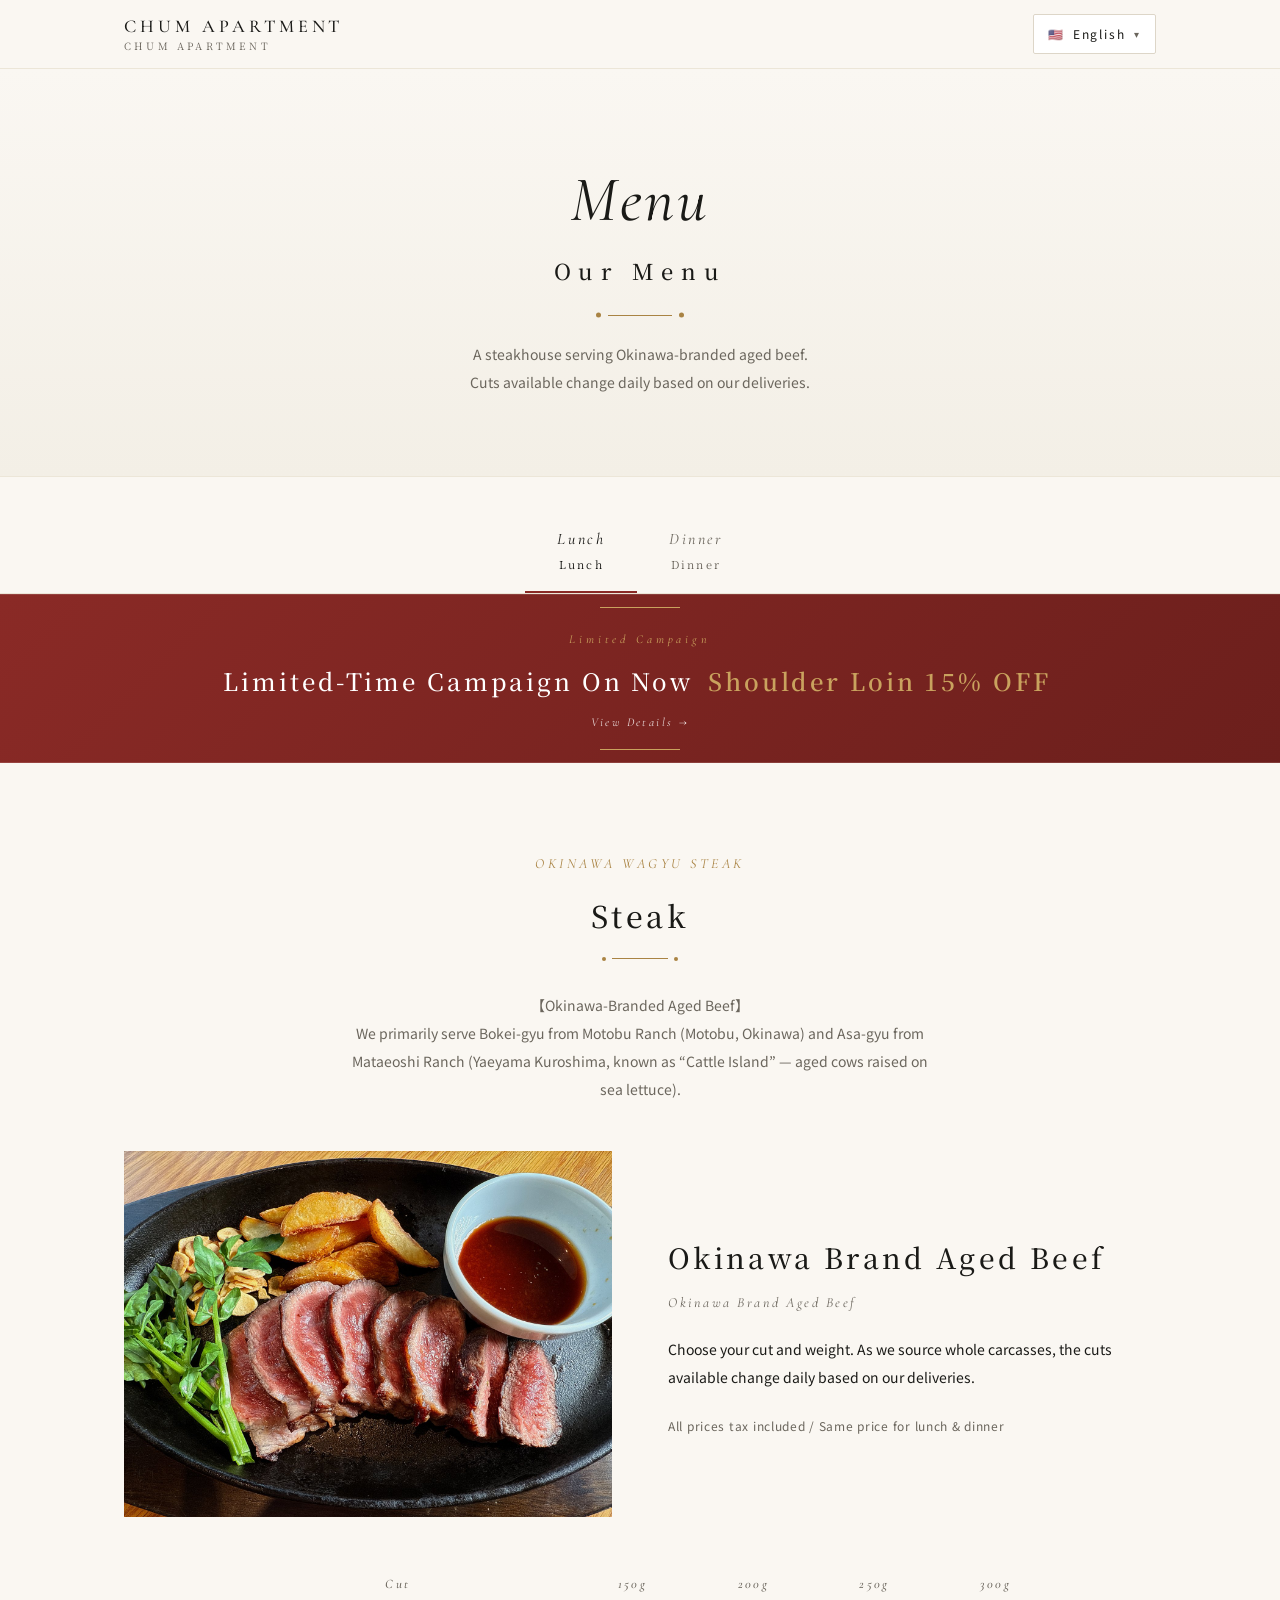
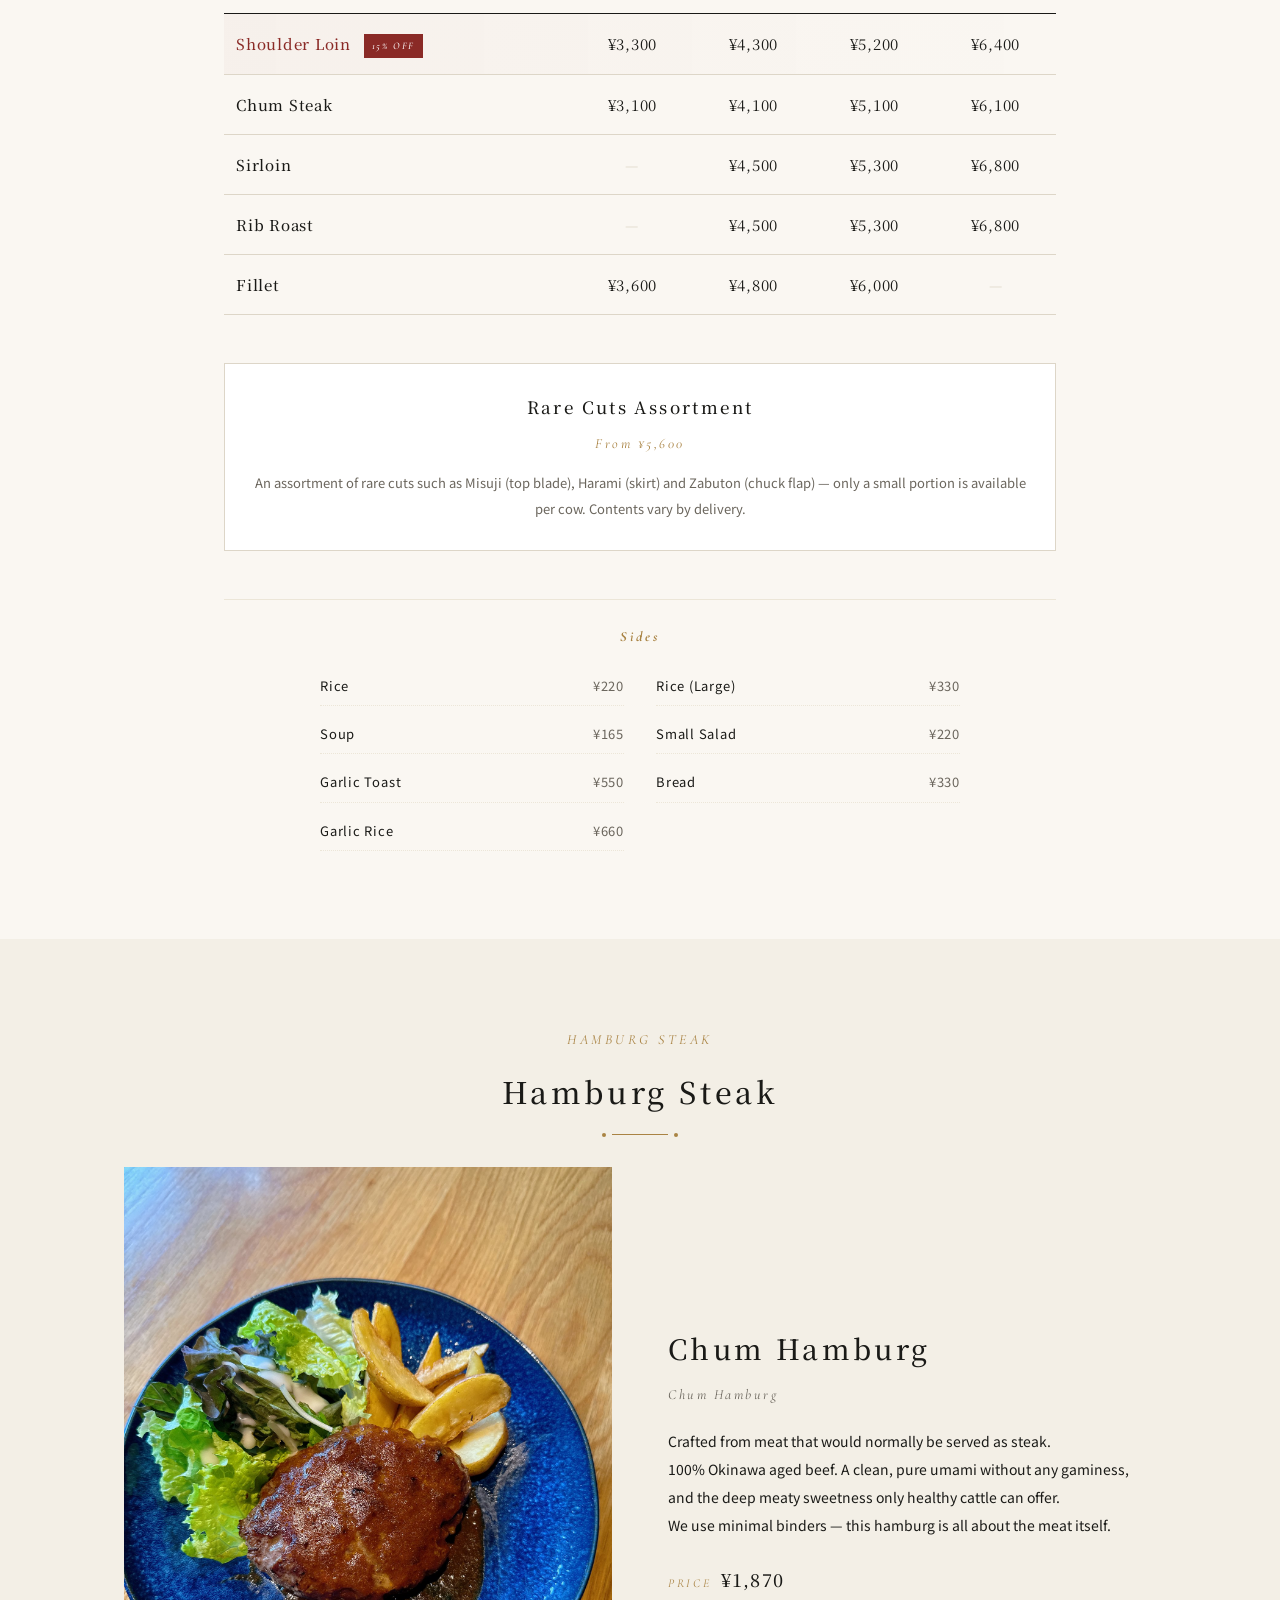
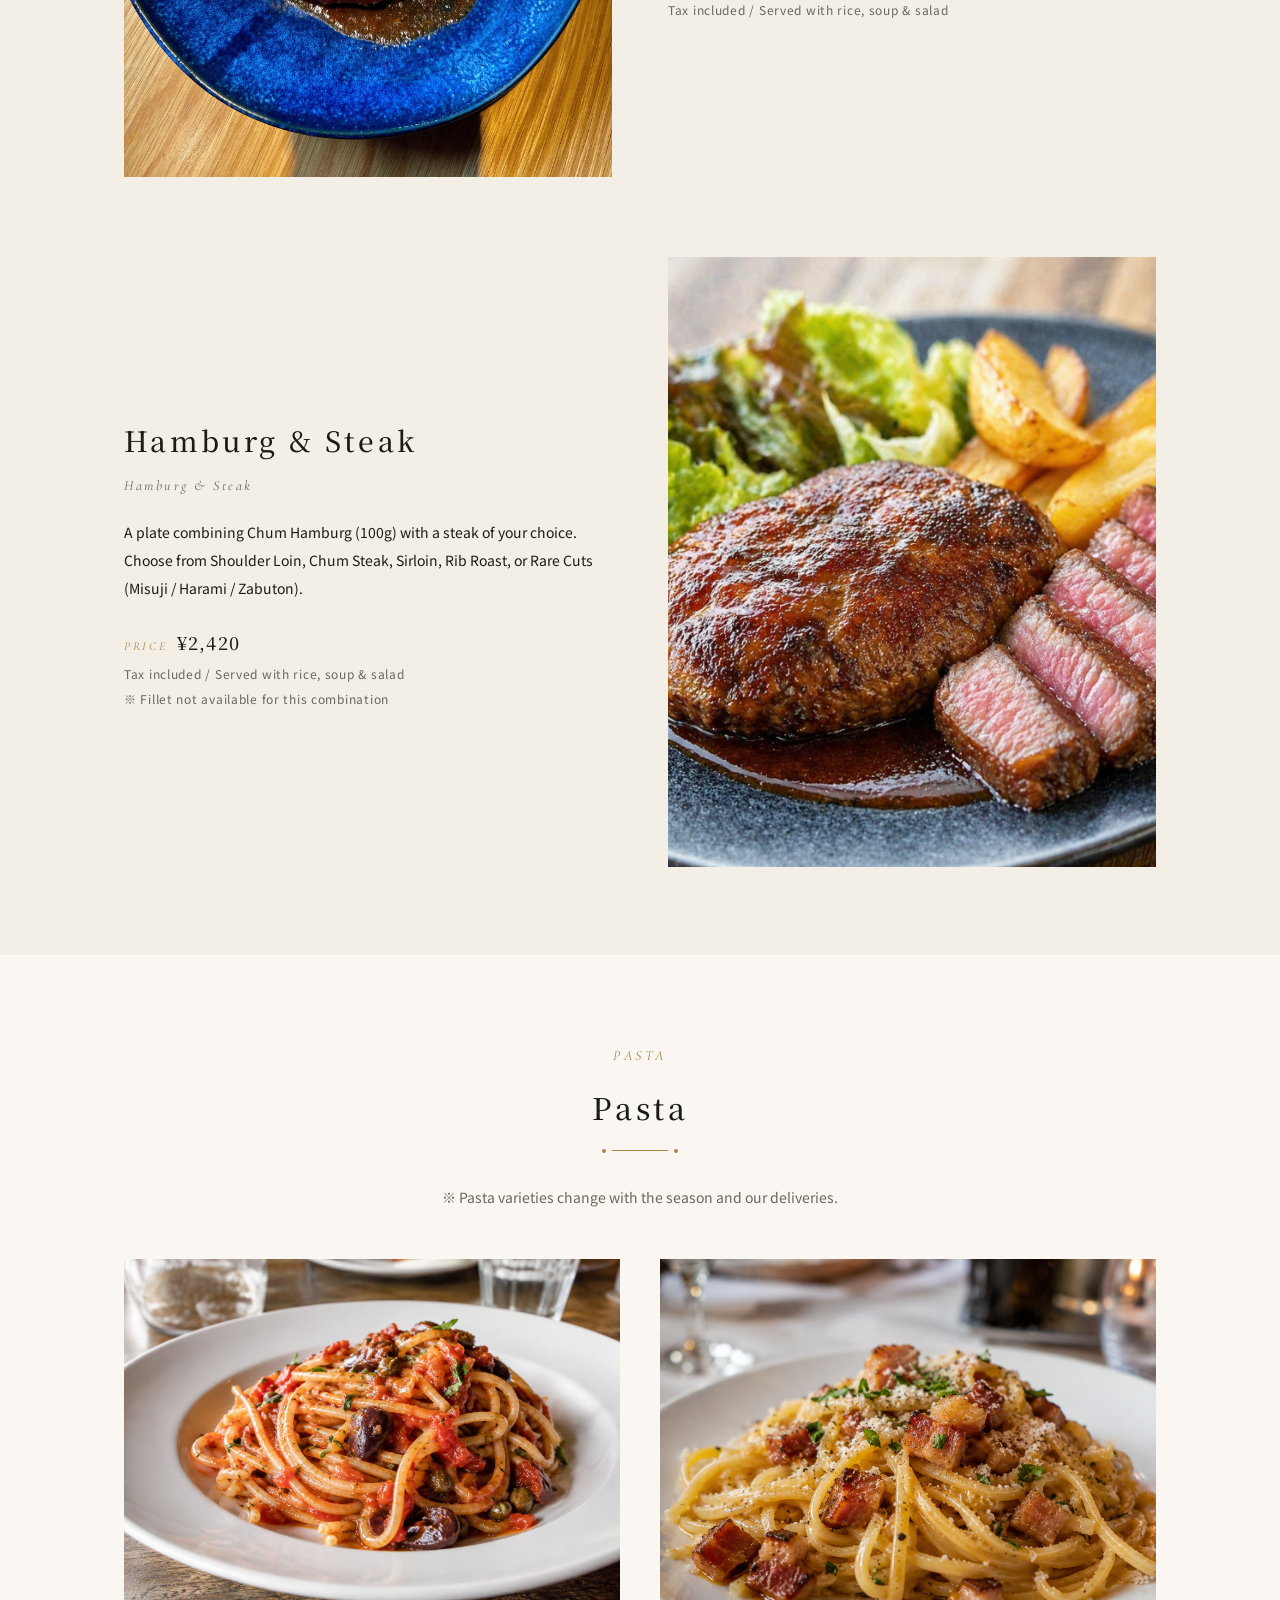
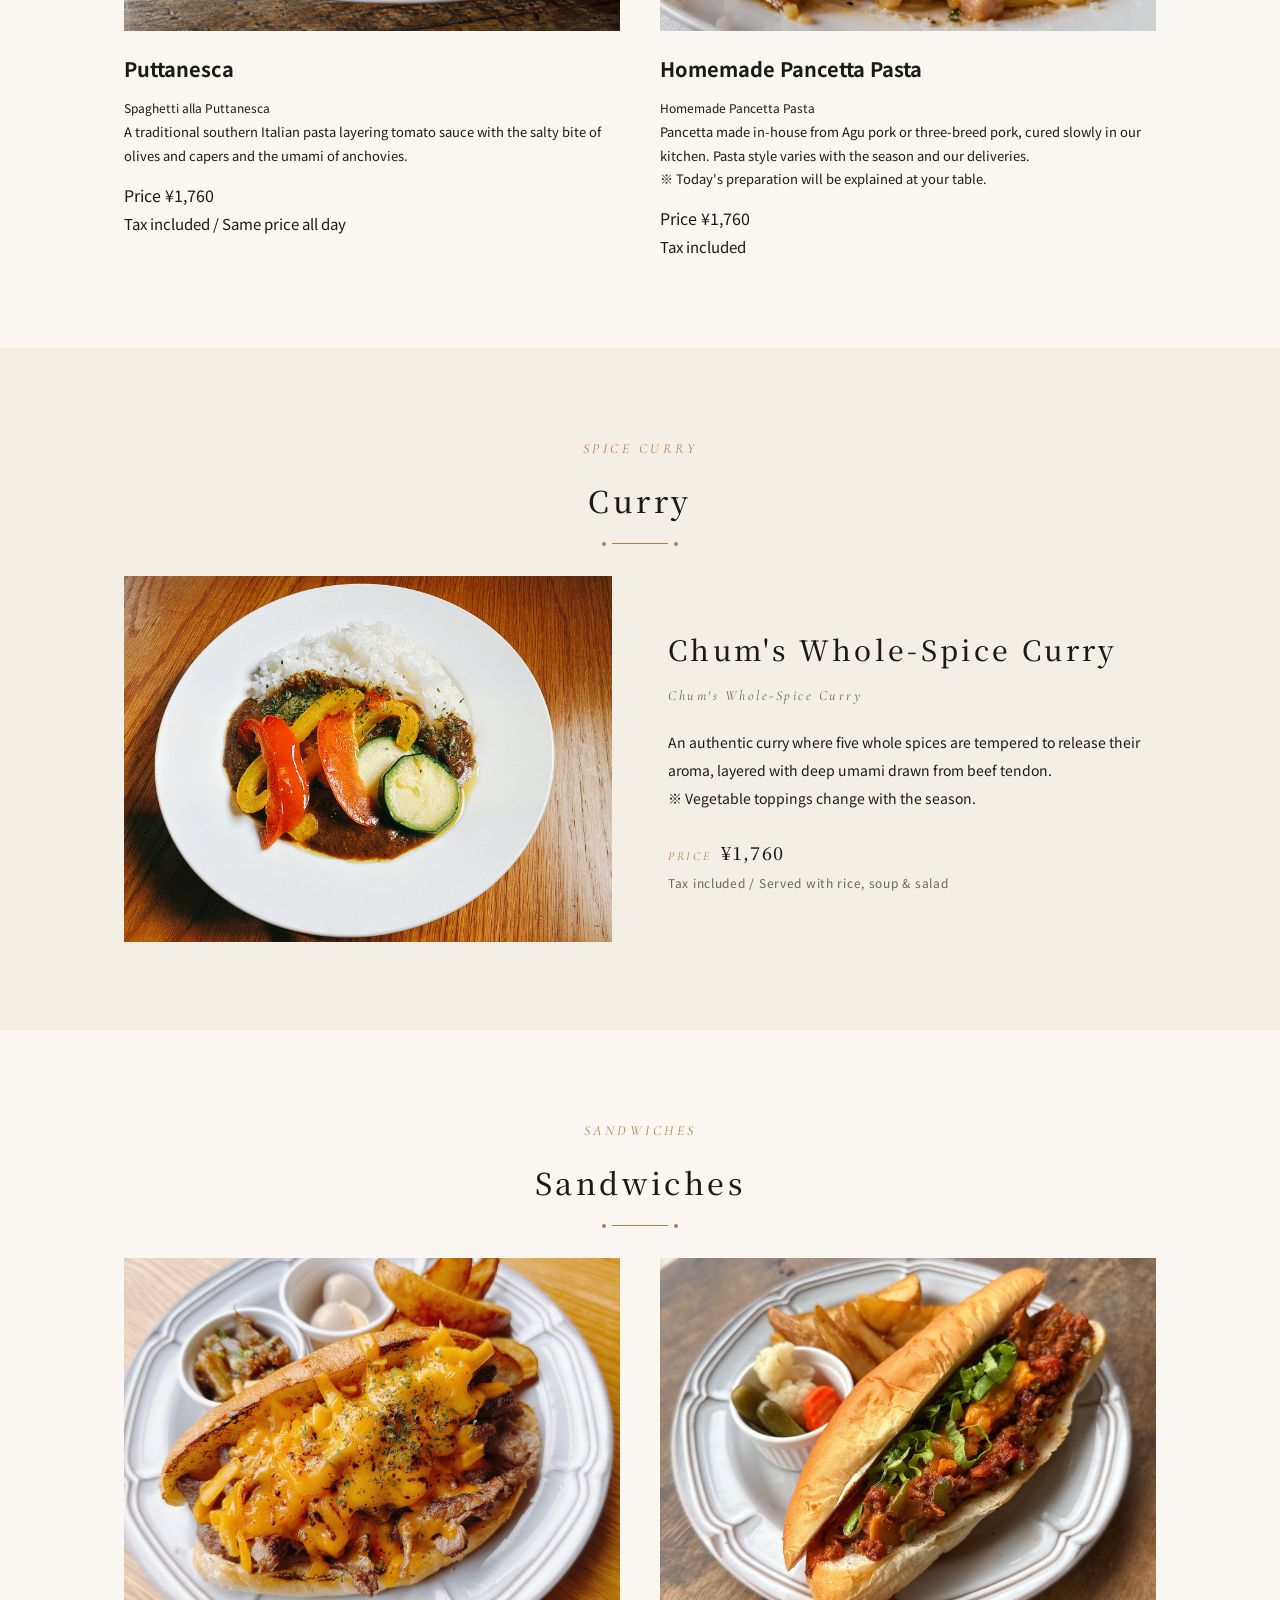
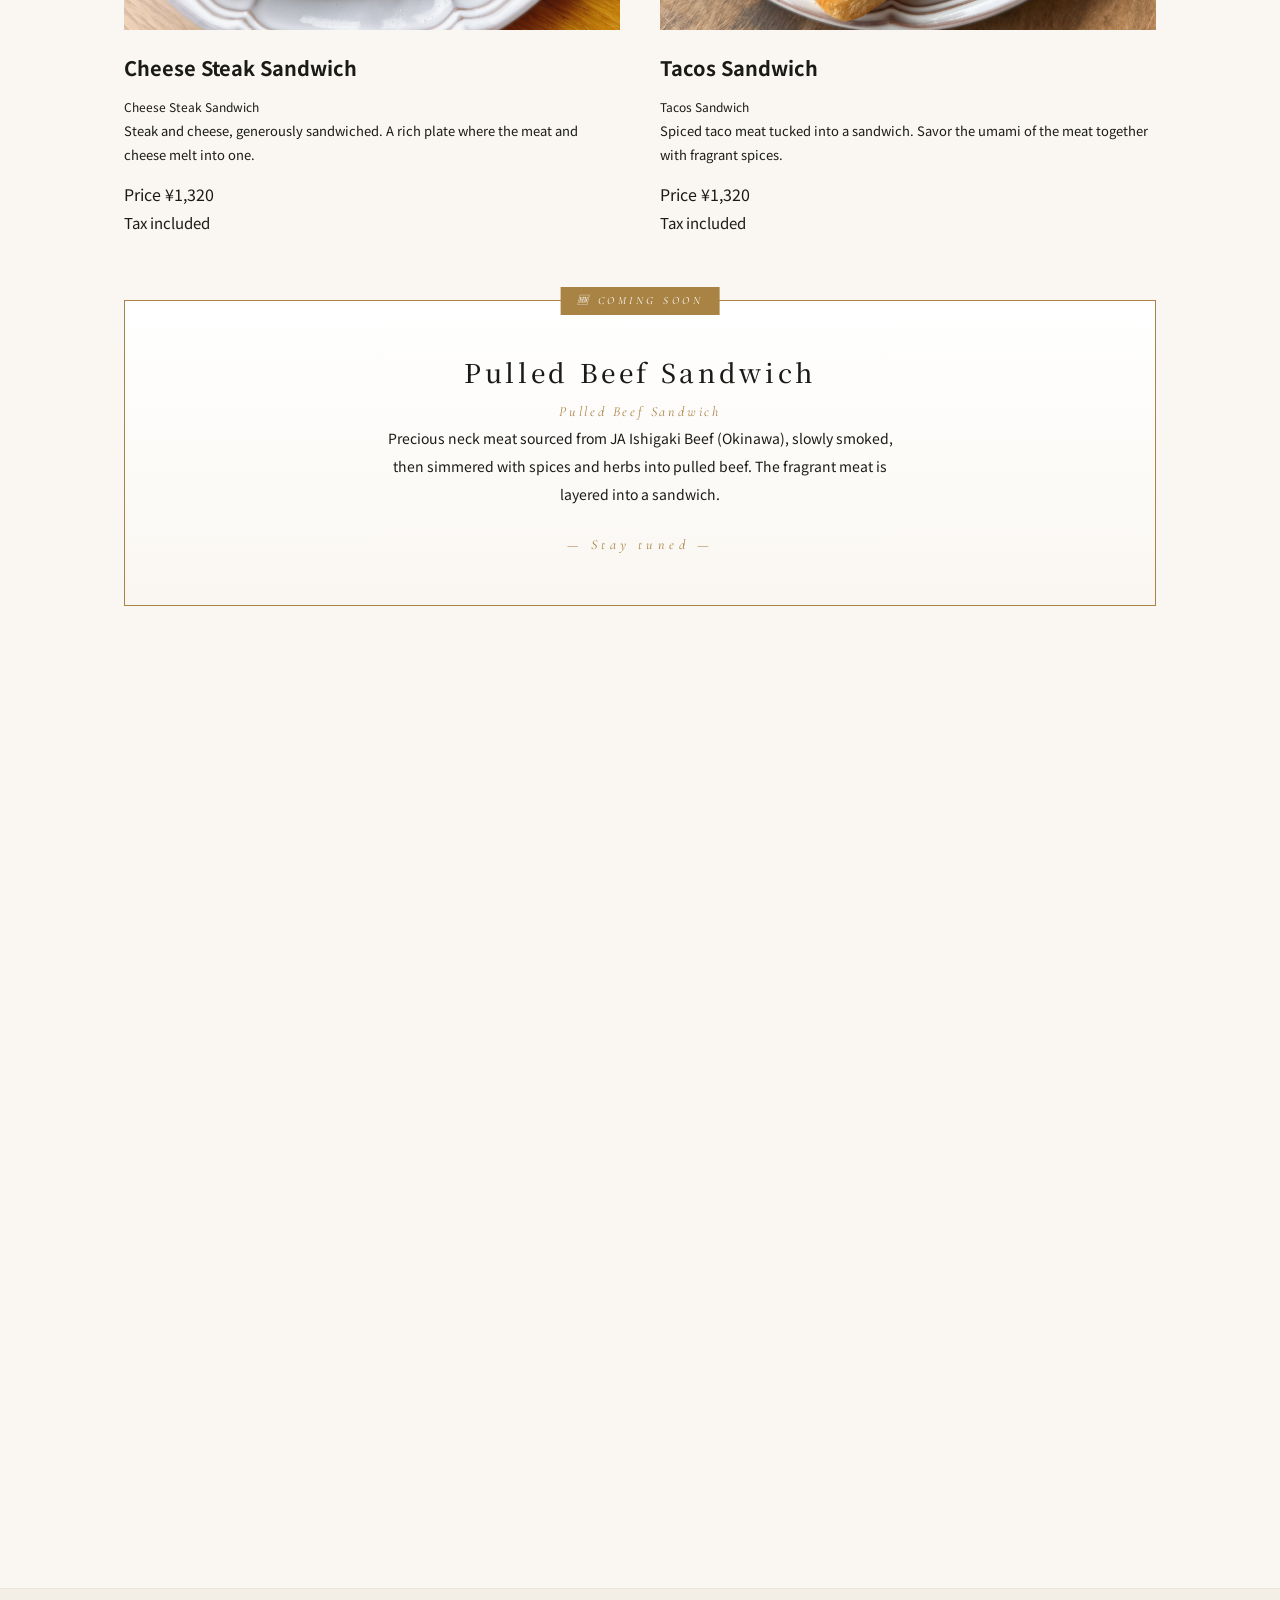
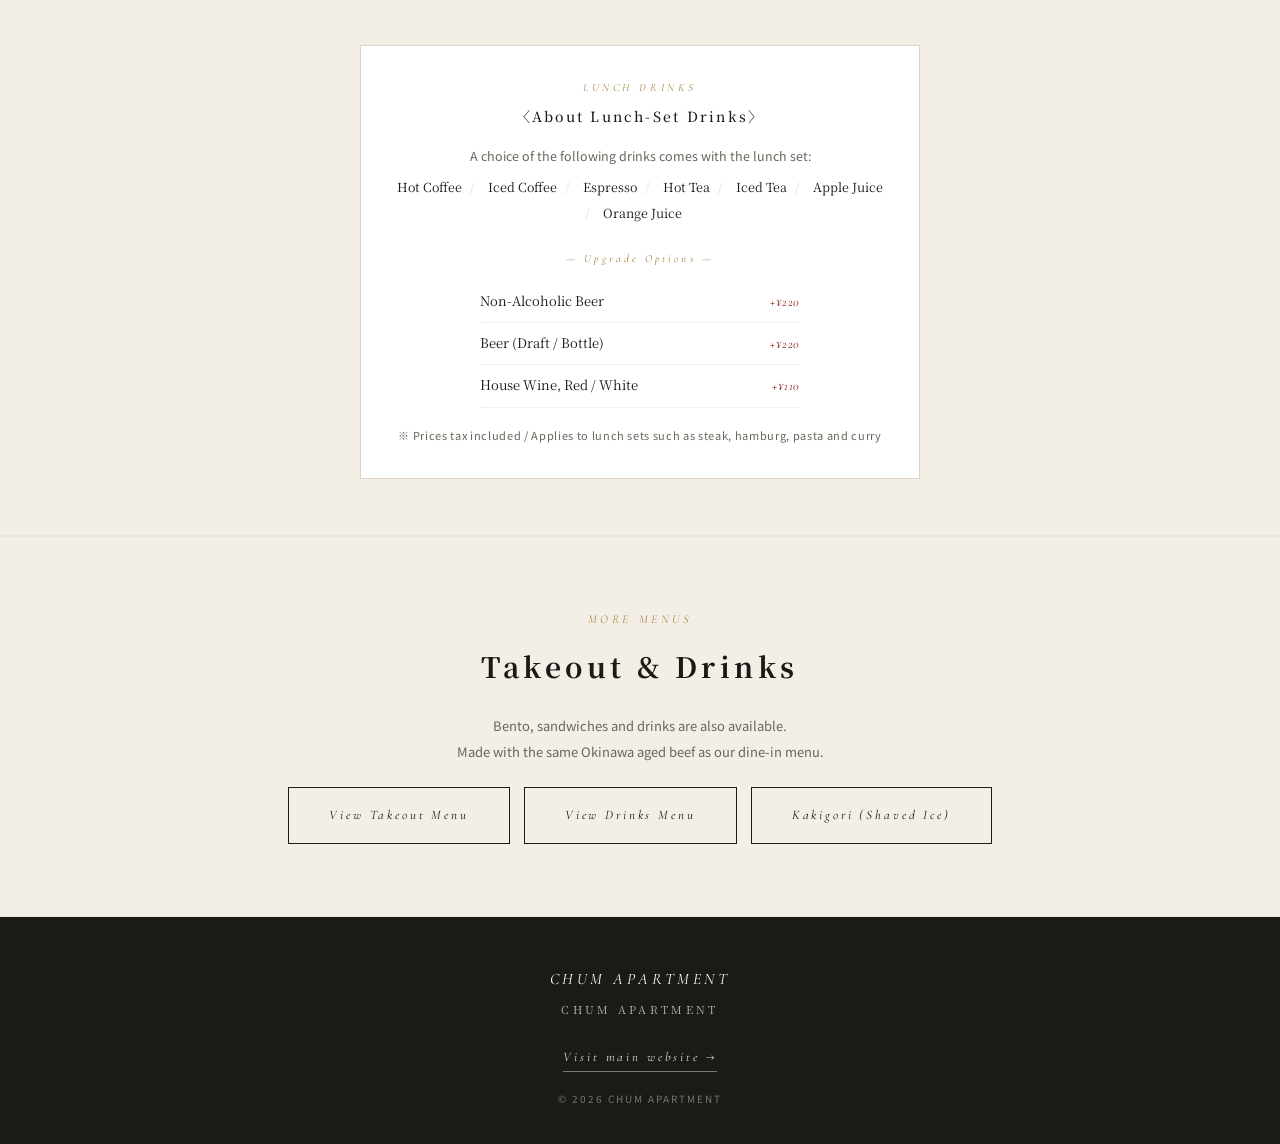
<file: index.html>
<!DOCTYPE html>
<html lang="ja">
<head>
<meta charset="UTF-8">
<meta name="viewport" content="width=device-width, initial-scale=1.0">
<title data-i18n="meta_title">メニュー | CHUM APARTMENT チャムアパートメント</title>
<meta name="description" data-i18n="meta_description" data-i18n-attr="content" content="チャムアパートメントのお品書き。沖縄ブランド経産牛のステーキ、チャムハンバーグ、ホールスパイスカレー、サンドイッチなど、目黒のレストランで楽しめるランチ・ディナーメニュー。">

<meta property="og:type" content="website">
<meta property="og:site_name" content="CHUM APARTMENT">
<meta property="og:title" data-i18n="og_title" data-i18n-attr="content" content="メニュー | CHUM APARTMENT チャムアパートメント">
<meta property="og:description" data-i18n="og_description" data-i18n-attr="content" content="沖縄ブランド経産牛のステーキ、チャムハンバーグ、ホールスパイスカレー。目黒のレストラン CHUM APARTMENT のお品書き。">
<meta property="og:url" content="https://menu.chum-apt.net/">
<meta property="og:image" content="https://menu.chum-apt.net/images/steak.jpg">

<link rel="preconnect" href="https://fonts.googleapis.com">
<link rel="preconnect" href="https://fonts.gstatic.com" crossorigin>
<link rel="stylesheet" href="https://fonts.googleapis.com/css2?family=Cormorant+Garamond:ital,wght@0,400;0,500;1,400;1,500&family=Noto+Sans+JP:wght@300;400;500&family=Noto+Serif+JP:wght@400;500;600&family=Noto+Sans+KR:wght@300;400;500&family=Noto+Serif+KR:wght@400;500;600&family=Noto+Serif+TC:wght@400;500;600&family=Noto+Serif+SC:wght@400;500;600&display=swap">
<link rel="stylesheet" href="css/style.css">
</head>
<body data-meal="lunch">

<!-- ============== Header ============== -->
<header class="site-header">
  <div class="inner">
    <a href="index.html" class="brand" data-i18n="brand_home_aria" data-i18n-attr="aria-label" aria-label="CHUM APARTMENT トップへ">
      <span class="brand-en" data-i18n="site_name">CHUM APARTMENT</span>
      <span class="brand-jp" data-i18n="site_name_jp">チャムアパートメント</span>
    </a>
    <div class="lang-switch">
      <button type="button" aria-haspopup="true" aria-expanded="false" aria-controls="lang-menu" data-i18n="lang_switch_aria" data-i18n-attr="aria-label" aria-label="言語を選択">
        <span class="flag" aria-hidden="true">🇯🇵</span> <span class="lang-current">日本語</span>
      </button>
      <ul class="lang-menu" id="lang-menu" role="menu">
        <li role="none"><button role="menuitem" type="button" data-lang="ja"      data-lang-label="日本語"><span class="flag" aria-hidden="true">🇯🇵</span> 日本語</button></li>
        <li role="none"><button role="menuitem" type="button" data-lang="en"      data-lang-label="English"><span class="flag" aria-hidden="true">🇺🇸</span> English</button></li>
        <li role="none"><button role="menuitem" type="button" data-lang="fr"      data-lang-label="Français"><span class="flag" aria-hidden="true">🇫🇷</span> Français</button></li>
        <li role="none"><button role="menuitem" type="button" data-lang="ko"      data-lang-label="한국어"><span class="flag" aria-hidden="true">🇰🇷</span> 한국어</button></li>
        <li role="none"><button role="menuitem" type="button" data-lang="zh-Hant" data-lang-label="繁體中文"><span class="flag" aria-hidden="true">🇹🇼</span> 繁體中文</button></li>
        <li role="none"><button role="menuitem" type="button" data-lang="zh-Hans" data-lang-label="简体中文"><span class="flag" aria-hidden="true">🇨🇳</span> 简体中文</button></li>
      </ul>
    </div>
  </div>
</header>

<main>

<!-- ============== Hero ============== -->
<section class="hero">
  <p class="display-en" data-i18n="hero_title_en">Menu</p>
  <h1 class="display-jp" data-i18n="hero_title_ja">お品書き</h1>
  <div class="hero-ornament" aria-hidden="true"></div>
  <p class="hero-lede" data-i18n="hero_lede">
    沖縄ブランド経産牛をいただく、ステーキレストラン。<br>
    本日の仕入れによって、ご提供する部位は変わります。
  </p>
</section>

<!-- ============== Lunch / Dinner Tabs ============== -->
<div class="meal-tabs" role="tablist" data-i18n="meal_tabs_aria" data-i18n-attr="aria-label" aria-label="時間帯を選択">
  <button type="button" role="tab" class="tab is-active" data-meal="lunch"  aria-selected="true">
    <span data-i18n="nav_lunch_en">Lunch</span> <span class="jp" data-i18n="nav_lunch">ランチ</span>
  </button>
  <button type="button" role="tab" class="tab"           data-meal="dinner" aria-selected="false">
    <span data-i18n="nav_dinner_en">Dinner</span> <span class="jp" data-i18n="nav_dinner">ディナー</span>
  </button>
</div>

<!-- ============== Campaign Banner ============== -->
<a class="campaign-banner" href="campaign.html" data-i18n="campaign_banner_aria" data-i18n-attr="aria-label" aria-label="期間限定キャンペーン詳細へ">
  <span class="label" data-i18n="campaign_banner_label">Limited Campaign</span>
  <div class="headline"><span data-i18n="campaign_banner_headline">期間限定キャンペーン実施中</span> <strong data-i18n="campaign_banner_strong">肩ロース 15% OFF</strong></div>
  <span class="arrow" data-i18n="campaign_banner_arrow">View Details →</span>
</a>

<!-- ============== Steak ============== -->
<section id="steak" class="fade-in">
  <p class="section-eyebrow" data-i18n="section_steak_eyebrow">Okinawa Wagyu Steak</p>
  <h2 class="section-title" data-i18n="section_steak_title">ステーキ</h2>
  <div class="section-ornament" aria-hidden="true"></div>
  <p class="section-lede" data-i18n="section_steak_lede">
    【沖縄ブランド経産牛を使用】<br>
    もとぶ牧場 母恵牛（沖縄・本部町）と、アーサ牛（又吉牧場・「牛の島」と呼ばれる八重山黒島／あおさを食べて育った経産牛）を中心に、沖縄ブランド経産牛を使用しています。
  </p>

  <div class="menu-item">
    <figure class="menu-photo menu-photo--landscape">
      <img src="images/steak.jpg" data-i18n="item_steak_alt" data-i18n-attr="alt" alt="沖縄ブランド経産牛のステーキ" loading="lazy">
    </figure>
    <div class="menu-text">
      <h3 class="item-name" data-i18n="item_steak_name">沖縄ブランド経産牛</h3>
      <span class="item-name-en" data-i18n="item_steak_name_en">Okinawa Brand Aged Beef</span>
      <p class="item-desc" data-i18n="item_steak_desc">
        部位とグラム数をお選びください。一頭買いのため、ご提供する部位はその日の仕入れにより変わります。
      </p>
      <p class="price-note" data-i18n="item_steak_price_note">全て税込価格／ランチ・ディナー共通</p>
    </div>
  </div>

  <div class="steak-detail">
    <table class="price-table" data-i18n="steak_table_aria" data-i18n-attr="aria-label" aria-label="ステーキ部位×グラム価格表">
      <thead>
        <tr>
          <th scope="col" data-i18n="steak_table_col_cut">部位</th>
          <th scope="col">150g</th>
          <th scope="col">200g</th>
          <th scope="col">250g</th>
          <th scope="col">300g</th>
        </tr>
      </thead>
      <tbody>
        <tr class="campaign-row">
          <th scope="row">
            <span data-i18n="steak_cut_shoulder_loin">肩ロース</span>
            <a href="campaign.html" class="campaign-badge" data-i18n="steak_cut_shoulder_loin_badge_aria" data-i18n-attr="aria-label" aria-label="肩ロース15%オフキャンペーン詳細へ"><span data-i18n="steak_cut_shoulder_loin_badge">15% OFF</span></a>
          </th>
          <td data-label="150g">¥3,300</td>
          <td data-label="200g">¥4,300</td>
          <td data-label="250g">¥5,200</td>
          <td data-label="300g">¥6,400</td>
        </tr>
        <tr>
          <th scope="row" data-i18n="steak_cut_chum_steak">チャムステーキ</th>
          <td data-label="150g">¥3,100</td>
          <td data-label="200g">¥4,100</td>
          <td data-label="250g">¥5,100</td>
          <td data-label="300g">¥6,100</td>
        </tr>
        <tr>
          <th scope="row" data-i18n="steak_cut_sirloin">サーロイン</th>
          <td data-label="150g" class="empty">—</td>
          <td data-label="200g">¥4,500</td>
          <td data-label="250g">¥5,300</td>
          <td data-label="300g">¥6,800</td>
        </tr>
        <tr>
          <th scope="row" data-i18n="steak_cut_rib_roast">リヴロース</th>
          <td data-label="150g" class="empty">—</td>
          <td data-label="200g">¥4,500</td>
          <td data-label="250g">¥5,300</td>
          <td data-label="300g">¥6,800</td>
        </tr>
        <tr>
          <th scope="row" data-i18n="steak_cut_fillet">ヒレ</th>
          <td data-label="150g">¥3,600</td>
          <td data-label="200g">¥4,800</td>
          <td data-label="250g">¥6,000</td>
          <td data-label="300g" class="empty">—</td>
        </tr>
      </tbody>
    </table>

    <div class="rare-cuts">
      <h4 data-i18n="rare_cuts_title">希少部位盛り合わせ</h4>
      <p class="price-from" data-i18n="rare_cuts_price_from">From ¥5,600</p>
      <p data-i18n="rare_cuts_desc">ミスジ・ハラミ・ザブトンなど、1頭からわずかしか取れない希少部位を盛り合わせ。仕入れにより内容が変わります。</p>
    </div>

    <div class="sides">
      <h4 data-i18n="sides_title">Sides</h4>
      <ul>
        <li><span data-i18n="side_rice">ライス</span> <span class="price">¥220</span></li>
        <li><span data-i18n="side_rice_large">ライス大盛</span> <span class="price">¥330</span></li>
        <li><span data-i18n="side_soup">スープ</span> <span class="price">¥165</span></li>
        <li><span data-i18n="side_salad_small">サラダ小</span> <span class="price">¥220</span></li>
        <li><span data-i18n="side_garlic_toast">ガーリックトースト</span> <span class="price">¥550</span></li>
        <li><span data-i18n="side_bread">パン</span> <span class="price">¥330</span></li>
        <li><span data-i18n="side_garlic_rice">ガーリックライス</span> <span class="price">¥660</span></li>
      </ul>
    </div>
  </div>
</section>

<!-- ============== Hamburg ============== -->
<section id="hamburg" class="fade-in" style="background:var(--bg-soft);">
  <p class="section-eyebrow" data-i18n="section_hamburg_eyebrow">Hamburg Steak</p>
  <h2 class="section-title" data-i18n="section_hamburg_title">ハンバーグ</h2>
  <div class="section-ornament" aria-hidden="true"></div>

  <article class="menu-item">
    <figure class="menu-photo">
      <img src="images/hamburger.jpg" data-i18n="item_chum_hamburger_alt" data-i18n-attr="alt" alt="チャムハンバーグ" loading="lazy">
    </figure>
    <div class="menu-text">
      <h3 class="item-name" data-i18n="item_chum_hamburger_name">チャムハンバーグ</h3>
      <span class="item-name-en" data-i18n="item_chum_hamburger_name_en">Chum Hamburg</span>
      <p class="item-desc" data-i18n="item_chum_hamburger_desc">
        本来ステーキとして食べられる肉を、ハンバーグに仕立てました。<br>
        沖縄経産牛100%。臭みのないクリアな旨味と、健康な牛ならではの、しっかりとした肉の甘み。<br>
        つなぎは最小限。肉そのものの味を楽しんでいただくハンバーグです。
      </p>
      <p class="price-line">
        <span class="price-label" data-i18n="price_label">Price</span>
        <span class="price-amount"
              data-lunch-price="¥1,870"
              data-dinner-price="¥1,540">¥1,870</span>
      </p>
      <span class="price-note lunch-only" data-i18n="price_note_tax_set">税込・ライス・スープ・サラダ付</span>
      <span class="price-note dinner-only" data-i18n="price_note_tax">税込</span>
    </div>
  </article>

  <article class="menu-item reverse" style="margin-top:80px;">
    <figure class="menu-photo">
      <img src="images/hamburger-steak.jpg" data-i18n="item_hamburger_steak_alt" data-i18n-attr="alt" alt="ハンバーグ＆ステーキ" loading="lazy">
    </figure>
    <div class="menu-text">
      <h3 class="item-name" data-i18n="item_hamburger_steak_name">ハンバーグ＆ステーキ</h3>
      <span class="item-name-en" data-i18n="item_hamburger_steak_name_en">Hamburg &amp; Steak</span>
      <p class="item-desc" data-i18n="item_hamburger_steak_desc">
        チャムハンバーグ(100g)と、ステーキを組み合わせた一皿。<br>
        肩ロース・チャムステーキ・サーロイン・リヴロース・希少部位（ミスジ・ハラミ・ザブトン）からお選びいただけます。
      </p>
      <p class="price-line">
        <span class="price-label" data-i18n="price_label">Price</span>
        <span class="price-amount"
              data-lunch-price="¥2,420"
              data-dinner-price="¥2,090">¥2,420</span>
      </p>
      <span class="price-note lunch-only" data-i18n="price_note_tax_set">税込・ライス・スープ・サラダ付</span>
      <span class="price-note dinner-only" data-i18n="price_note_tax">税込</span>
      <span class="price-note" data-i18n="item_hamburger_steak_note_no_fillet">※ ヒレは対応外</span>
    </div>
  </article>
</section>

<!-- ============== Pasta ============== -->
<section id="pasta" class="fade-in">
  <p class="section-eyebrow" data-i18n="section_pasta_eyebrow">Pasta</p>
  <h2 class="section-title" data-i18n="section_pasta_title">パスタ</h2>
  <div class="section-ornament" aria-hidden="true"></div>
  <p class="section-lede" data-i18n="section_pasta_lede">
    ※ その他、季節や仕入れによってパスタの内容は変わります。
  </p>

  <div class="menu-pair">
    <article class="menu-pair-item">
      <figure class="menu-photo">
        <img src="images/puttanesca.jpg" data-i18n="item_puttanesca_alt" data-i18n-attr="alt" alt="プッタネスカ" loading="lazy">
      </figure>
      <h3 class="item-name" data-i18n="item_puttanesca_name">プッタネスカ</h3>
      <span class="item-name-en" data-i18n="item_puttanesca_name_en">Spaghetti alla Puttanesca</span>
      <p class="item-desc" data-i18n="item_puttanesca_desc">
        トマトソースに、オリーブとケッパーの塩気、アンチョビの旨味を重ねた、南イタリア伝統のパスタ。
      </p>
      <p class="price-line">
        <span class="price-label" data-i18n="price_label">Price</span>
        <span class="price-amount">¥1,760</span>
      </p>
      <span class="price-note" data-i18n="price_note_tax_no_time_diff">税込／時間帯による価格差なし</span>
    </article>

    <article class="menu-pair-item">
      <figure class="menu-photo">
        <img src="images/pancetta-pasta.jpg" data-i18n="item_pancetta_pasta_alt" data-i18n-attr="alt" alt="自家製パンチェッタのパスタ" loading="lazy">
      </figure>
      <h3 class="item-name" data-i18n="item_pancetta_pasta_name">自家製パンチェッタのパスタ</h3>
      <span class="item-name-en" data-i18n="item_pancetta_pasta_name_en">Homemade Pancetta Pasta</span>
      <p class="item-desc" data-i18n="item_pancetta_pasta_desc">
        アグー豚または三元豚を使った自家製パンチェッタを、チャムの厨房で時間をかけて仕込んでいます。パスタの内容は季節や仕入れによって変わります。<br>
        ※本日の内容は店頭にてご案内します
      </p>
      <p class="price-line">
        <span class="price-label" data-i18n="price_label">Price</span>
        <span class="price-amount">¥1,760</span>
      </p>
      <span class="price-note" data-i18n="price_note_tax">税込</span>
    </article>
  </div>
</section>

<!-- ============== Curry ============== -->
<section id="curry" class="fade-in" style="background:var(--bg-soft);">
  <p class="section-eyebrow" data-i18n="section_curry_eyebrow">Spice Curry</p>
  <h2 class="section-title" data-i18n="section_curry_title">カレー</h2>
  <div class="section-ornament" aria-hidden="true"></div>

  <article class="menu-item">
    <figure class="menu-photo menu-photo--landscape">
      <img src="images/curry.jpg" data-i18n="item_curry_alt" data-i18n-attr="alt" alt="チャムのホールスパイスカレー" loading="lazy">
    </figure>
    <div class="menu-text">
      <h3 class="item-name" data-i18n="item_curry_name">チャムのホールスパイスカレー</h3>
      <span class="item-name-en" data-i18n="item_curry_name_en">Chum's Whole-Spice Curry</span>
      <p class="item-desc" data-i18n="item_curry_desc">
        5種のホールスパイスをテンパリングし、牛すじから引き出した旨味と、スパイスの香りが重なる本格カレー。<br>
        ※季節によりトッピングの野菜が変わります
      </p>
      <p class="price-line">
        <span class="price-label" data-i18n="price_label">Price</span>
        <span class="price-amount"
              data-lunch-price="¥1,760"
              data-dinner-price="¥1,430">¥1,760</span>
      </p>
      <span class="price-note lunch-only" data-i18n="price_note_tax_set">税込・ライス・スープ・サラダ付</span>
      <span class="price-note dinner-only" data-i18n="price_note_tax">税込</span>
    </div>
  </article>
</section>

<!-- ============== Sandwiches ============== -->
<section id="sandwich" class="fade-in">
  <p class="section-eyebrow" data-i18n="section_sandwich_eyebrow">Sandwiches</p>
  <h2 class="section-title" data-i18n="section_sandwich_title">サンドイッチ</h2>
  <div class="section-ornament" aria-hidden="true"></div>

  <div class="menu-pair">
    <article class="menu-pair-item">
      <figure class="menu-photo">
        <img src="images/cheese-steak-sandwich.jpg" data-i18n="item_cheese_steak_sandwich_alt" data-i18n-attr="alt" alt="チーズステーキサンド" loading="lazy">
      </figure>
      <h3 class="item-name" data-i18n="item_cheese_steak_sandwich_name">チーズステーキサンド</h3>
      <span class="item-name-en" data-i18n="item_cheese_steak_sandwich_name_en">Cheese Steak Sandwich</span>
      <p class="item-desc" data-i18n="item_cheese_steak_sandwich_desc">ステーキとチーズを、たっぷりとサンド。肉とチーズの濃厚な一皿です。</p>
      <p class="price-line">
        <span class="price-label" data-i18n="price_label">Price</span>
        <span class="price-amount">¥1,320</span>
      </p>
      <span class="price-note" data-i18n="price_note_tax">税込</span>
    </article>

    <article class="menu-pair-item">
      <figure class="menu-photo">
        <img src="images/tacos-sandwich.jpg" data-i18n="item_tacos_sandwich_alt" data-i18n-attr="alt" alt="タコスサンド" loading="lazy">
      </figure>
      <h3 class="item-name" data-i18n="item_tacos_sandwich_name">タコスサンド</h3>
      <span class="item-name-en" data-i18n="item_tacos_sandwich_name_en">Tacos Sandwich</span>
      <p class="item-desc" data-i18n="item_tacos_sandwich_desc">スパイス香るタコミートを、サンドイッチに。肉の旨味とスパイスの香りが楽しめます。</p>
      <p class="price-line">
        <span class="price-label" data-i18n="price_label">Price</span>
        <span class="price-amount">¥1,320</span>
      </p>
      <span class="price-note" data-i18n="price_note_tax">税込</span>
    </article>
  </div>

  <div class="coming-soon">
    <article class="coming-soon-card">
      <h3 class="item-name" data-i18n="item_pulled_beef_sandwich_name">プルドビーフサンド</h3>
      <span class="item-name-en" data-i18n="item_pulled_beef_sandwich_name_en">Pulled Beef Sandwich</span>
      <p class="item-desc" data-i18n="item_pulled_beef_sandwich_desc">
        JA石垣（沖縄県）の貴重な牛ネック肉を、燻製機でじっくり燻し、スパイスとハーブで煮込んだプルドビーフ。<br>
        香り高い肉を、サンドイッチに仕立てました。
      </p>
      <p class="stay-tuned" data-i18n="item_pulled_beef_sandwich_stay_tuned">— Stay tuned —</p>
    </article>
  </div>
</section>

<!-- ============== Bowl / Plate ============== -->
<section id="bowl-plate" class="fade-in" style="background:var(--bg-soft);">
  <p class="section-eyebrow" data-i18n="section_bowl_plate_eyebrow">Bowl &amp; Plate</p>
  <h2 class="section-title" data-i18n="section_bowl_plate_title">丼・プレート</h2>
  <div class="section-ornament" aria-hidden="true"></div>

  <div class="menu-pair">
    <article class="menu-pair-item">
      <figure class="menu-photo">
        <img src="images/yakiniku-plate.jpg" data-i18n="item_yakiniku_plate_alt" data-i18n-attr="alt" alt="焼肉プレート" loading="lazy">
      </figure>
      <h3 class="item-name" data-i18n="item_yakiniku_plate_name">焼肉プレート</h3>
      <span class="item-name-en" data-i18n="item_yakiniku_plate_name_en">Yakiniku Plate</span>
      <p class="item-desc" data-i18n="item_yakiniku_plate_desc">沖縄経産牛の焼肉プレート。肉の旨味をシンプルに楽しんでいただく一皿です。</p>
      <p class="price-line">
        <span class="price-label" data-i18n="price_label">Price</span>
        <span class="price-amount"
              data-lunch-price="¥1,760"
              data-dinner-price="¥1,430">¥1,760</span>
      </p>
      <span class="price-note lunch-only" data-i18n="price_note_tax_set">税込・ライス・スープ・サラダ付</span>
      <span class="price-note dinner-only" data-i18n="price_note_tax">税込</span>
    </article>

    <article class="menu-pair-item">
      <figure class="menu-photo">
        <img src="images/roast-beef-bowl.jpg" data-i18n="item_roast_beef_bowl_alt" data-i18n-attr="alt" alt="ローストビーフ丼" loading="lazy">
      </figure>
      <h3 class="item-name" data-i18n="item_roast_beef_bowl_name">ローストビーフ丼</h3>
      <span class="item-name-en" data-i18n="item_roast_beef_bowl_name_en">Roast Beef Bowl</span>
      <p class="item-desc" data-i18n="item_roast_beef_bowl_desc">沖縄経産牛のローストビーフを、丼に仕立てた人気メニューです。</p>
      <p class="price-line">
        <span class="price-label" data-i18n="price_label">Price</span>
        <span class="price-amount"
              data-lunch-price="¥1,760"
              data-dinner-price="¥1,430">¥1,760</span>
      </p>
      <span class="price-note lunch-only" data-i18n="price_note_tax_set_no_rice">税込・スープ・サラダ付</span>
      <span class="price-note dinner-only" data-i18n="price_note_tax">税込</span>
    </article>
  </div>
</section>

<!-- ============== À la carte (dinner only) ============== -->
<section id="alacarte" class="fade-in dinner-only">
  <p class="section-eyebrow" data-i18n="section_alacarte_eyebrow">À la carte</p>
  <h2 class="section-title" data-i18n="section_alacarte_title">アラカルト</h2>
  <div class="section-ornament" aria-hidden="true"></div>
  <p class="section-lede" data-i18n="section_alacarte_lede">
    ステーキやハンバーグに、もう一品。<br>
    その日の仕入れに合わせた小皿料理をご用意しています。
  </p>

  <div class="alacarte-wrap">
    <ul class="alacarte-list" data-i18n="alacarte_list_aria" data-i18n-attr="aria-label" aria-label="アラカルトメニュー">
      <li><span class="dish" data-i18n="alacarte_marinade">マリネ</span><span class="dots" aria-hidden="true"></span><span class="price">¥550</span></li>
      <li><span class="dish" data-i18n="alacarte_prosciutto">生ハム</span><span class="dots" aria-hidden="true"></span><span class="price">¥550</span></li>
      <li><span class="dish" data-i18n="alacarte_chili_beans">チリビーンズ</span><span class="dots" aria-hidden="true"></span><span class="price">¥550</span></li>
      <li><span class="dish" data-i18n="alacarte_fries">フライドポテト</span><span class="dots" aria-hidden="true"></span><span class="price">¥550</span></li>
      <li><span class="dish" data-i18n="alacarte_ajillo">アヒージョ</span><span class="dots" aria-hidden="true"></span><span class="price">¥660</span></li>
      <li><span class="dish" data-i18n="alacarte_german_potato">ジャーマンポテト</span><span class="dots" aria-hidden="true"></span><span class="price">¥660</span></li>
      <li><span class="dish" data-i18n="alacarte_garlic_shrimp">ガーリックシュリンプ</span><span class="dots" aria-hidden="true"></span><span class="price">¥660</span></li>
      <li><span class="dish" data-i18n="alacarte_salad_today">本日のサラダ</span><span class="dots" aria-hidden="true"></span><span class="price">¥770</span></li>
      <li><span class="dish" data-i18n="alacarte_caprese">カプレーゼ</span><span class="dots" aria-hidden="true"></span><span class="price">¥880</span></li>
      <li><span class="dish" data-i18n="alacarte_roast_beef_salad">ローストビーフサラダ</span><span class="dots" aria-hidden="true"></span><span class="price">¥1,100</span></li>
      <li><span class="dish" data-i18n="alacarte_chinjao_rosu">青椒肉絲</span><span class="dots" aria-hidden="true"></span><span class="price">¥1,100</span></li>
      <li><span class="dish" data-i18n="alacarte_mapo_tofu">麻婆豆腐</span><span class="dots" aria-hidden="true"></span><span class="price">¥1,100</span></li>
    </ul>
    <p class="alacarte-note" data-i18n="alacarte_price_note">全て税込価格</p>
  </div>
</section>

<!-- ============== Lunch drinks note (lunch only) ============== -->
<section id="lunch-drinks-note" class="lunch-only lunch-drinks-section">
  <div class="lunch-drinks-card">
    <p class="eyebrow" data-i18n="lunch_drinks_eyebrow">Lunch Drinks</p>
    <h3 class="title" data-i18n="lunch_drinks_title">〈ランチタイムのお飲み物について〉</h3>
    <p class="lead" data-i18n="lunch_drinks_lead">
      ランチセットには、以下のお飲み物のいずれかが付きます。
    </p>
    <ul class="drink-list">
      <li data-i18n="lunch_drink_hot_coffee">ホットコーヒー</li>
      <li data-i18n="lunch_drink_iced_coffee">アイスコーヒー</li>
      <li data-i18n="lunch_drink_espresso">エスプレッソ</li>
      <li data-i18n="lunch_drink_hot_tea">ホット紅茶</li>
      <li data-i18n="lunch_drink_iced_tea">アイスティー</li>
      <li data-i18n="lunch_drink_apple_juice">アップルジュース</li>
      <li data-i18n="lunch_drink_orange_juice">オレンジジュース</li>
    </ul>

    <p class="upgrade-eyebrow" data-i18n="lunch_drinks_upgrade_eyebrow">— 追加グレードアップ —</p>
    <ul class="upgrade-list">
      <li><span class="name" data-i18n="lunch_upgrade_non_alcohol_beer">ノンアルコールビール</span><span class="plus">+¥220</span></li>
      <li><span class="name" data-i18n="lunch_upgrade_beer">ビール（生 / ボトル）</span><span class="plus">+¥220</span></li>
      <li><span class="name" data-i18n="lunch_upgrade_house_wine">ハウスワイン 赤 / 白</span><span class="plus">+¥110</span></li>
    </ul>
    <p class="micro-note" data-i18n="lunch_drinks_micro_note">※ 価格は税込／ステーキ・ハンバーグ・パスタ・カレー等のランチセットメニューが対象です</p>
  </div>
</section>

<!-- ============== More Menus CTA ============== -->
<section class="nav-cta fade-in" aria-labelledby="more-menus-cta">
  <p class="eyebrow" data-i18n="more_menus_eyebrow">More Menus</p>
  <h2 class="title" id="more-menus-cta" data-i18n="more_menus_title">テイクアウト・ドリンク</h2>
  <p style="color:var(--muted);font-size:13px;max-width:520px;margin:0 auto 22px;line-height:2;" data-i18n="more_menus_desc">
    お弁当・サンドイッチ・お飲み物もご用意しています。<br>
    店内と同じ沖縄経産牛で。
  </p>
  <div class="nav-cta-row">
    <a href="takeout.html" class="btn-outline" data-i18n="btn_view_takeout">View Takeout Menu</a>
    <a href="drink.html" class="btn-outline" data-i18n="btn_view_drinks">View Drinks Menu</a>
    <a href="kakigori.html" class="btn-outline" data-i18n="btn_view_kakigori">かき氷</a>
  </div>
</section>

</main>

<!-- ============== Footer ============== -->
<footer class="site-footer">
  <div class="inner">
    <span class="brand-en" data-i18n="site_name">CHUM APARTMENT</span>
    <div class="brand-jp" data-i18n="site_name_jp">チャムアパートメント</div>
    <a class="home-link" href="https://chum-apt.net/" target="_blank" rel="noopener" data-i18n="footer_home_link">本体サイトへ →</a>
    <p class="copy" data-i18n="footer_copy">© 2026 CHUM APARTMENT</p>
  </div>
</footer>

<script src="js/main.js"></script>
<script src="js/i18n.js"></script>
</body>
</html>
</file>
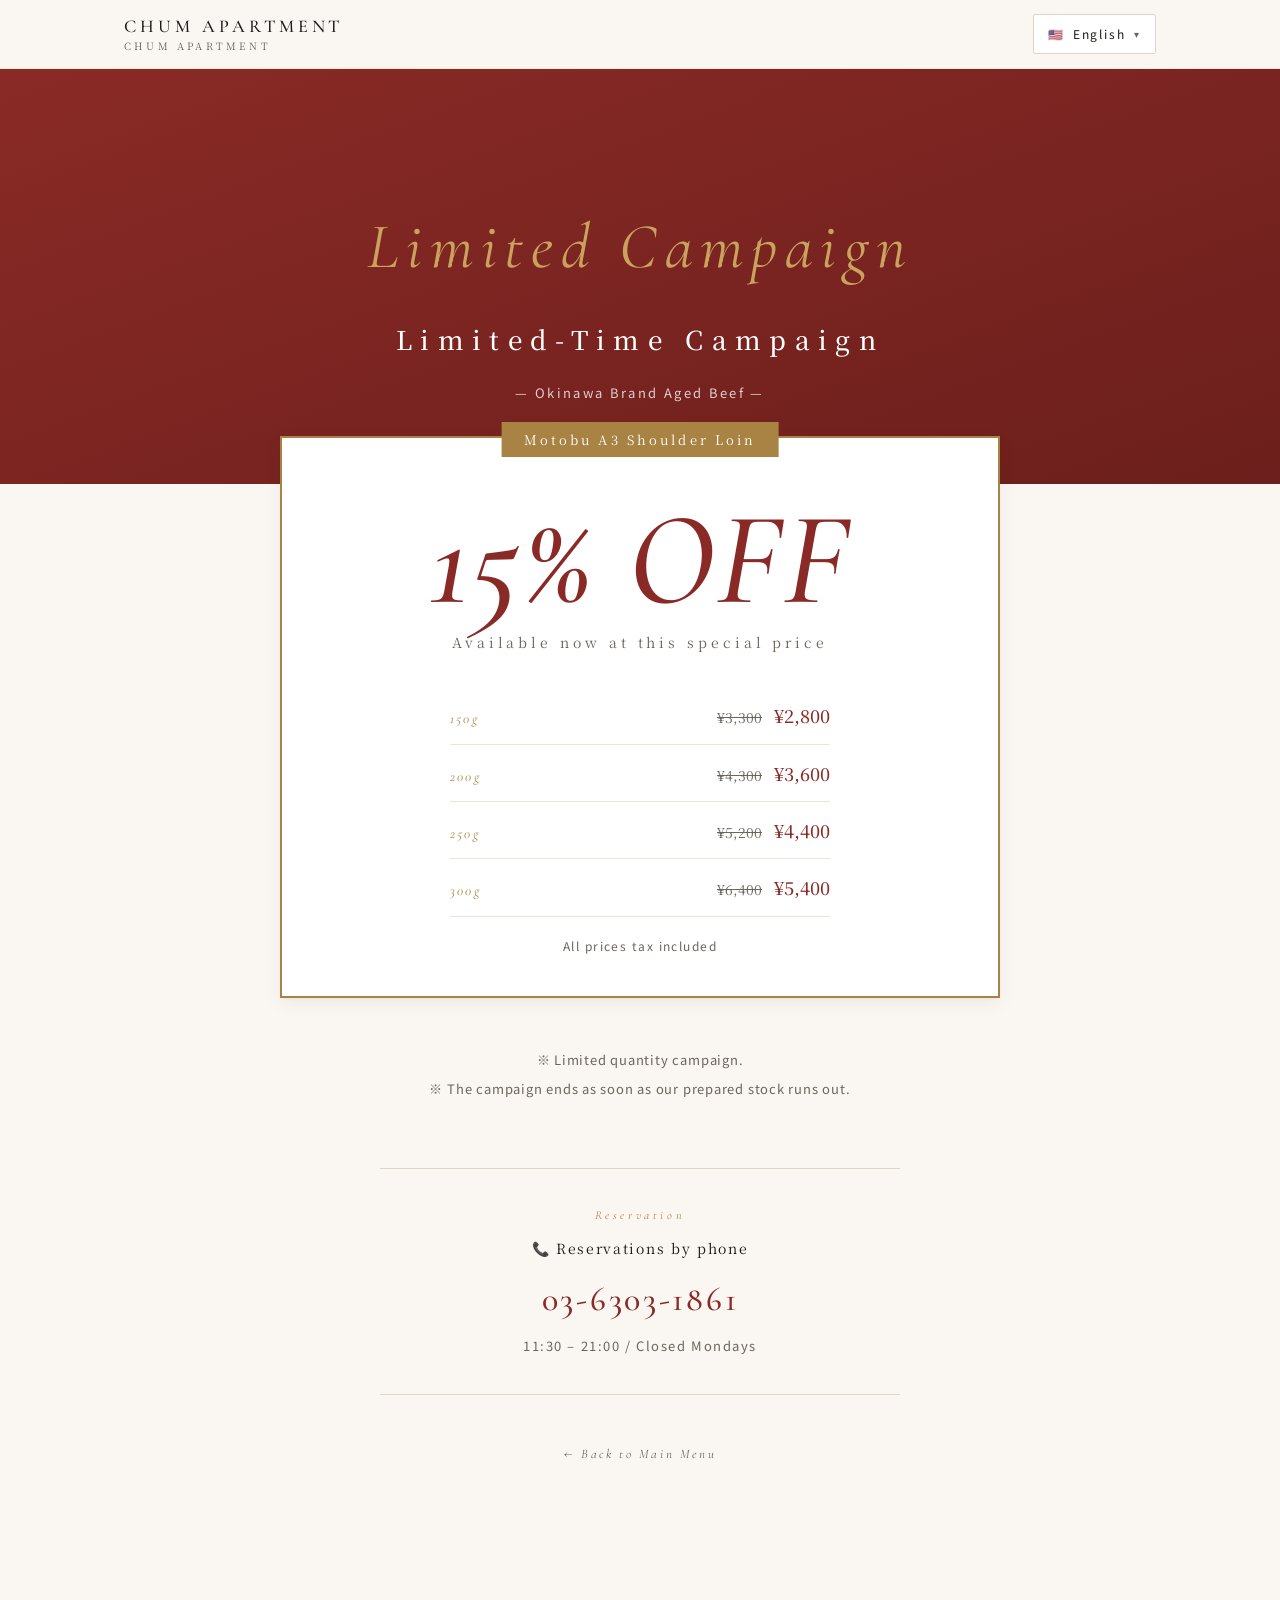
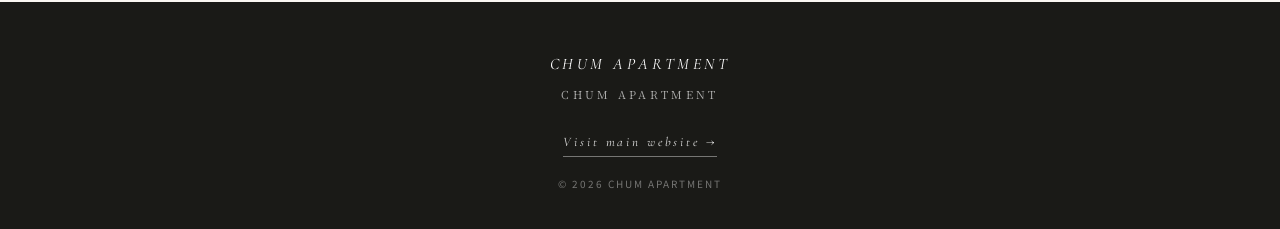
<file: campaign.html>
<!DOCTYPE html>
<html lang="ja">
<head>
<meta charset="UTF-8">
<meta name="viewport" content="width=device-width, initial-scale=1.0">
<title data-i18n="meta_title">期間限定キャンペーン｜肩ロース 15% OFF | CHUM APARTMENT</title>
<meta name="description" data-i18n="meta_description" data-i18n-attr="content" content="もとぶ A3 肩ロース 15% OFF キャンペーン。数量限定。CHUM APARTMENT（チャムアパートメント）の沖縄ブランド経産牛をお得にお楽しみいただけます。">

<meta property="og:type" content="website">
<meta property="og:site_name" content="CHUM APARTMENT">
<meta property="og:title" data-i18n="og_title" data-i18n-attr="content" content="期間限定キャンペーン｜肩ロース 15% OFF">
<meta property="og:description" data-i18n="og_description" data-i18n-attr="content" content="もとぶ A3 肩ロース 15% OFF。CHUM APARTMENT の数量限定キャンペーン。">
<meta property="og:url" content="https://menu.chum-apt.net/campaign.html">
<meta property="og:image" content="https://menu.chum-apt.net/images/steak.jpg">

<link rel="preconnect" href="https://fonts.googleapis.com">
<link rel="preconnect" href="https://fonts.gstatic.com" crossorigin>
<link rel="stylesheet" href="https://fonts.googleapis.com/css2?family=Cormorant+Garamond:ital,wght@0,400;0,500;1,400;1,500&family=Noto+Sans+JP:wght@300;400;500&family=Noto+Serif+JP:wght@400;500;600&family=Noto+Sans+KR:wght@300;400;500&family=Noto+Serif+KR:wght@400;500;600&family=Noto+Serif+TC:wght@400;500;600&family=Noto+Serif+SC:wght@400;500;600&display=swap">
<link rel="stylesheet" href="css/style.css">
</head>
<body>

<!-- ============== Header ============== -->
<header class="site-header">
  <div class="inner">
    <a href="index.html" class="brand" data-i18n="brand_home_aria" data-i18n-attr="aria-label" aria-label="CHUM APARTMENT トップへ">
      <span class="brand-en" data-i18n="site_name">CHUM APARTMENT</span>
      <span class="brand-jp" data-i18n="site_name_jp">チャムアパートメント</span>
    </a>
    <div class="lang-switch">
      <button type="button" aria-haspopup="true" aria-expanded="false" aria-controls="lang-menu" data-i18n="lang_switch_aria" data-i18n-attr="aria-label" aria-label="言語を選択">
        <span class="flag" aria-hidden="true">🇯🇵</span> <span class="lang-current">日本語</span>
      </button>
      <ul class="lang-menu" id="lang-menu" role="menu">
        <li role="none"><button role="menuitem" type="button" data-lang="ja"      data-lang-label="日本語"><span class="flag" aria-hidden="true">🇯🇵</span> 日本語</button></li>
        <li role="none"><button role="menuitem" type="button" data-lang="en"      data-lang-label="English"><span class="flag" aria-hidden="true">🇺🇸</span> English</button></li>
        <li role="none"><button role="menuitem" type="button" data-lang="fr"      data-lang-label="Français"><span class="flag" aria-hidden="true">🇫🇷</span> Français</button></li>
        <li role="none"><button role="menuitem" type="button" data-lang="ko"      data-lang-label="한국어"><span class="flag" aria-hidden="true">🇰🇷</span> 한국어</button></li>
        <li role="none"><button role="menuitem" type="button" data-lang="zh-Hant" data-lang-label="繁體中文"><span class="flag" aria-hidden="true">🇹🇼</span> 繁體中文</button></li>
        <li role="none"><button role="menuitem" type="button" data-lang="zh-Hans" data-lang-label="简体中文"><span class="flag" aria-hidden="true">🇨🇳</span> 简体中文</button></li>
      </ul>
    </div>
  </div>
</header>

<main>

<!-- ============== Campaign Hero ============== -->
<section class="campaign-hero">
  <p class="display-en" data-i18n="hero_title_en">Limited Campaign</p>
  <h1 class="display-jp" data-i18n="hero_title_ja">期間限定キャンペーン</h1>
  <p class="sub">— <span data-i18n="hero_sub">Okinawa Brand Aged Beef</span> —</p>
</section>

<!-- ============== Campaign Card ============== -->
<section style="padding-top:0;">
  <div class="campaign-card fade-in">
    <span class="cut-badge" data-i18n="cut_badge">もとぶ A3 肩ロース</span>
    <div class="off" data-i18n="discount_headline">15% OFF</div>
    <p class="off-jp" data-i18n="discount_sub">特別価格にて、ご提供中</p>

    <ul class="campaign-price-list" aria-label="肩ロース キャンペーン価格表">
      <li>
        <span class="gram">150g</span>
        <span class="old">¥3,300</span>
        <span class="new">¥2,800</span>
      </li>
      <li>
        <span class="gram">200g</span>
        <span class="old">¥4,300</span>
        <span class="new">¥3,600</span>
      </li>
      <li>
        <span class="gram">250g</span>
        <span class="old">¥5,200</span>
        <span class="new">¥4,400</span>
      </li>
      <li>
        <span class="gram">300g</span>
        <span class="old">¥6,400</span>
        <span class="new">¥5,400</span>
      </li>
    </ul>

    <p class="tax-note" data-i18n="price_tax_note">全て税込価格</p>
  </div>

  <p class="campaign-period">
    <span data-i18n="limited_note_1">※ 数量限定キャンペーンです。</span><br>
    <span data-i18n="limited_note_2">※ 今回ご用意した分がなくなり次第、終了いたします。</span>
  </p>

  <!-- ============== Reservation ============== -->
  <div class="reservation-block">
    <p class="eyebrow" data-i18n="reservation_eyebrow">Reservation</p>
    <div style="font-family:var(--font-serif-jp);font-size:14px;letter-spacing:0.12em;color:var(--ink);">
      📞 <span data-i18n="reservation_label">お電話にてご予約承ります</span>
    </div>
    <a href="tel:0363031861" class="phone" aria-label="電話で予約 03-6303-1861">03-6303-1861</a>
    <p class="phone-note" data-i18n="reservation_hours">11:30 – 21:00 / 定休日：月曜日</p>
  </div>

  <p class="back-wrap">
    <a href="index.html" class="back-link" data-i18n="btn_back_to_main">← メインメニューに戻る</a>
  </p>
</section>

</main>

<!-- ============== Footer ============== -->
<footer class="site-footer">
  <div class="inner">
    <span class="brand-en" data-i18n="site_name">CHUM APARTMENT</span>
    <div class="brand-jp" data-i18n="site_name_jp">チャムアパートメント</div>
    <a class="home-link" href="https://chum-apt.net/" target="_blank" rel="noopener" data-i18n="footer_home_link">本体サイトへ →</a>
    <p class="copy" data-i18n="footer_copy">© 2026 CHUM APARTMENT</p>
  </div>
</footer>

<script src="js/main.js"></script>
<script src="js/i18n.js"></script>
</body>
</html>
</file>
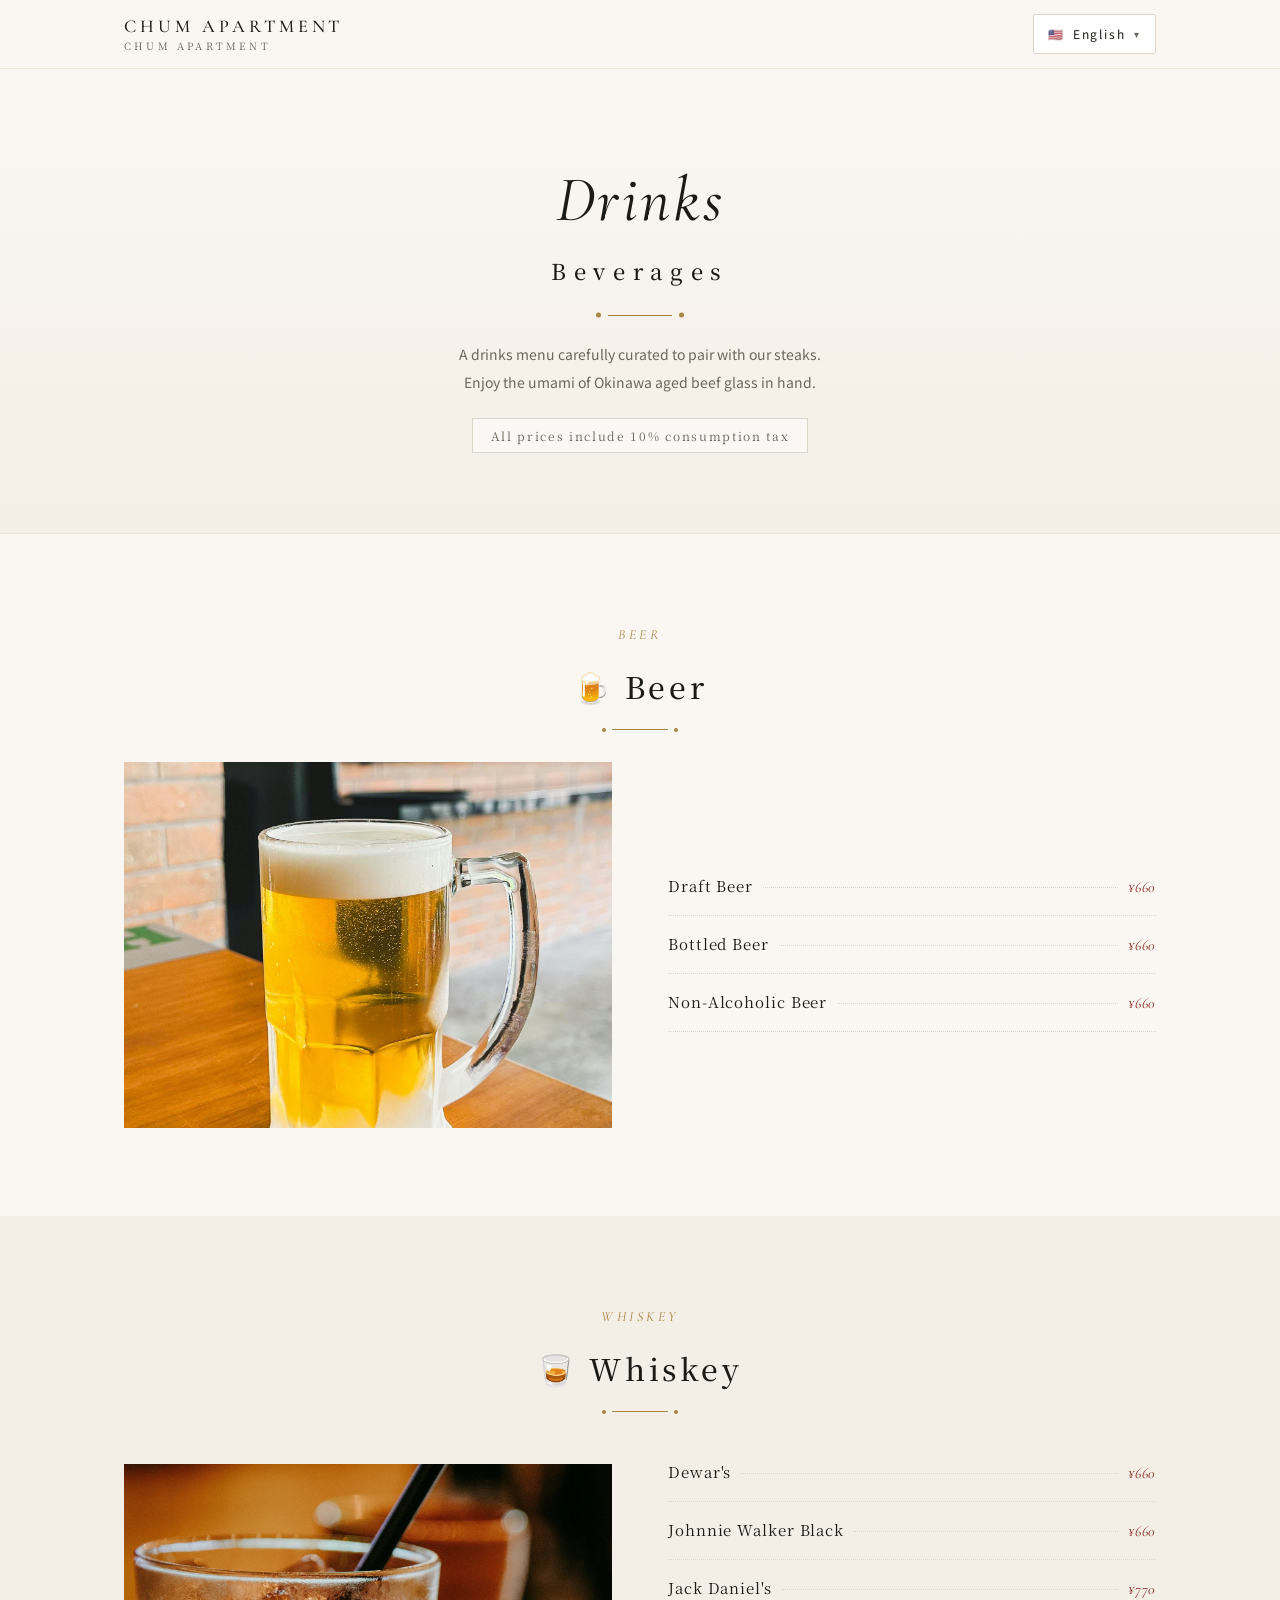
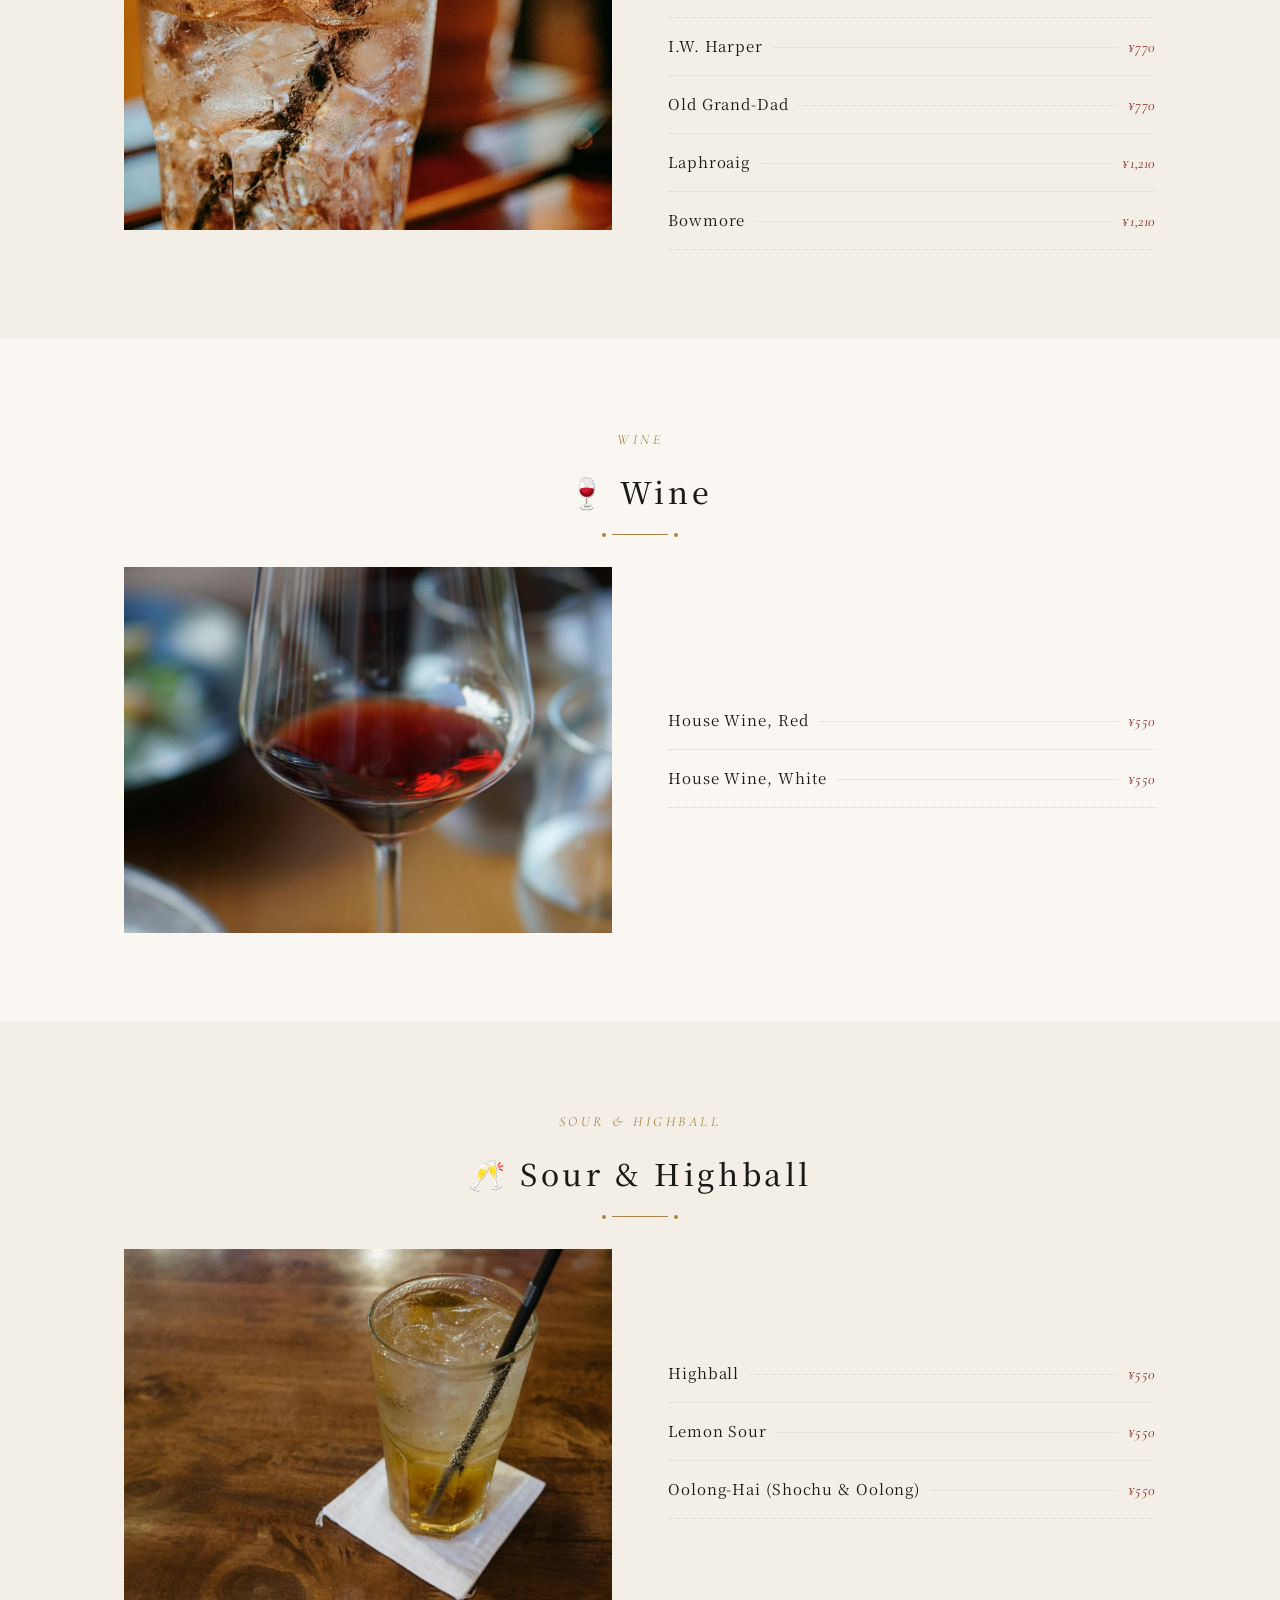
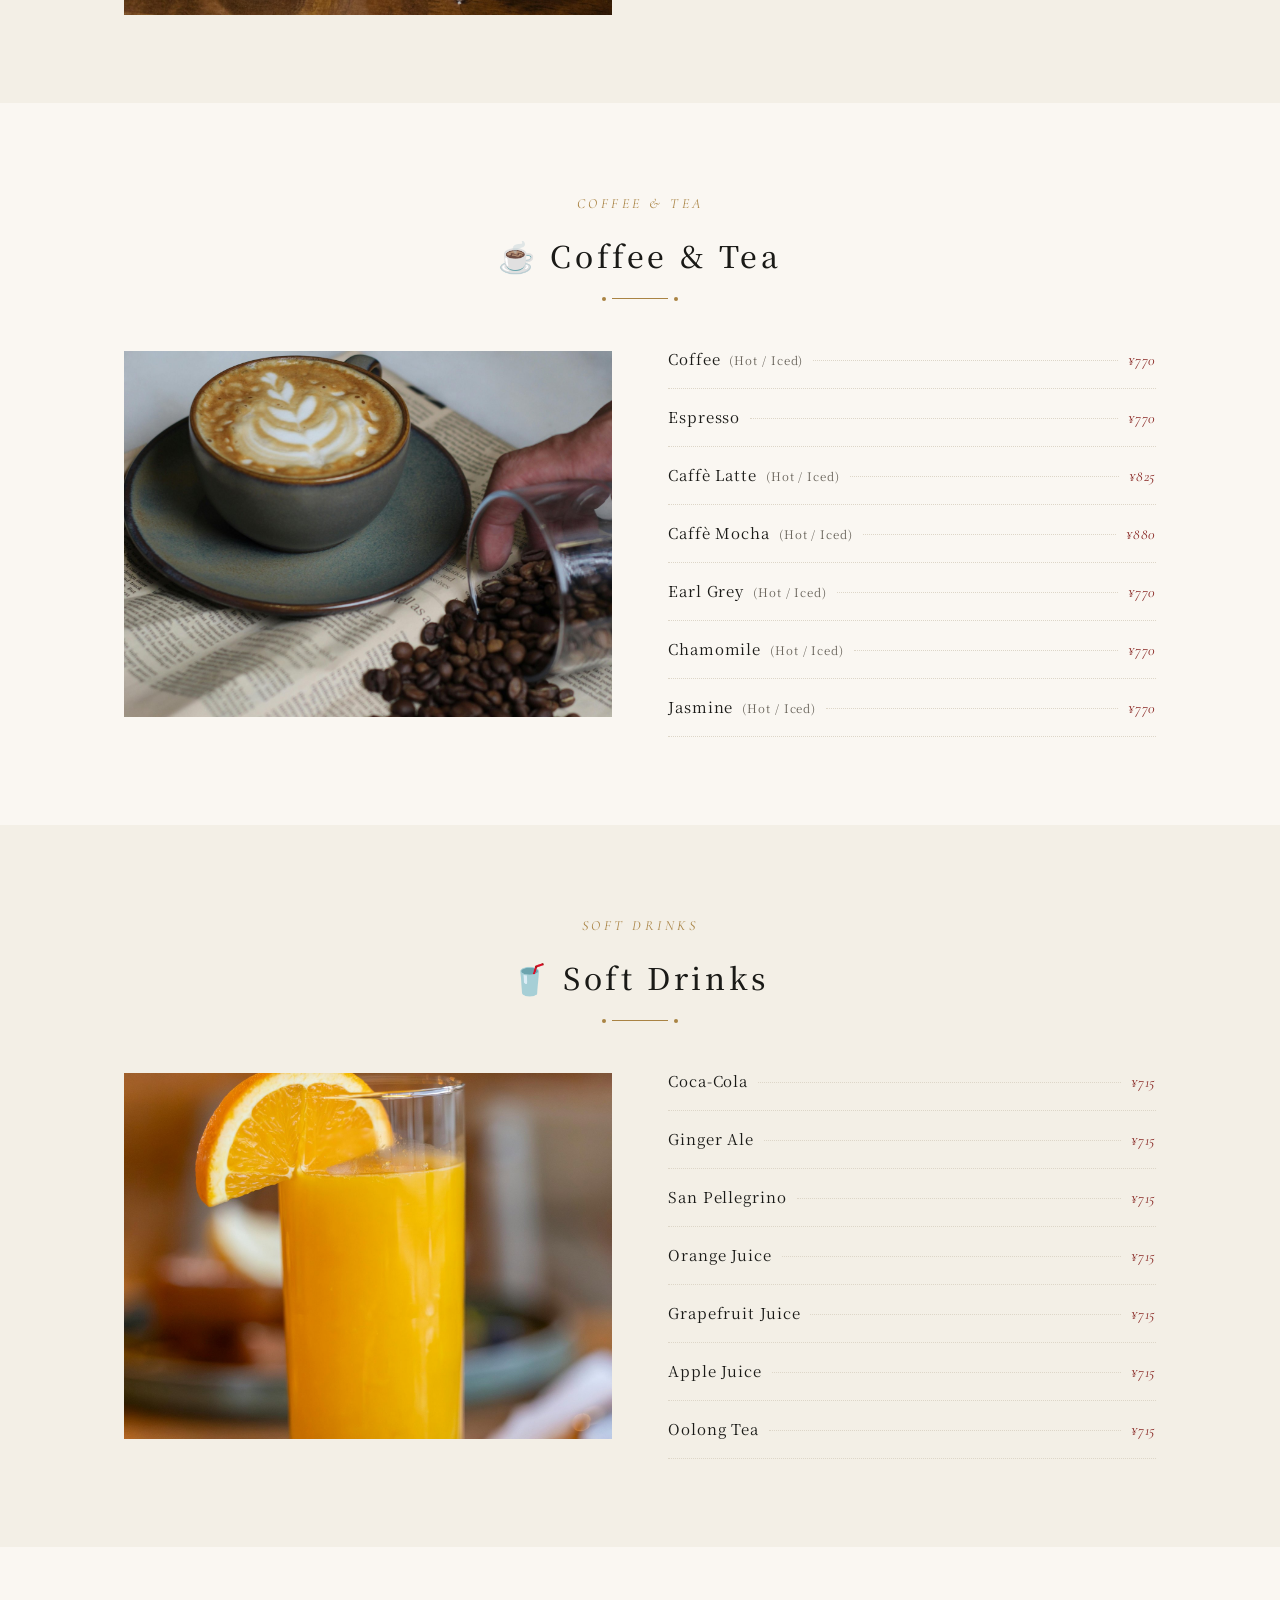
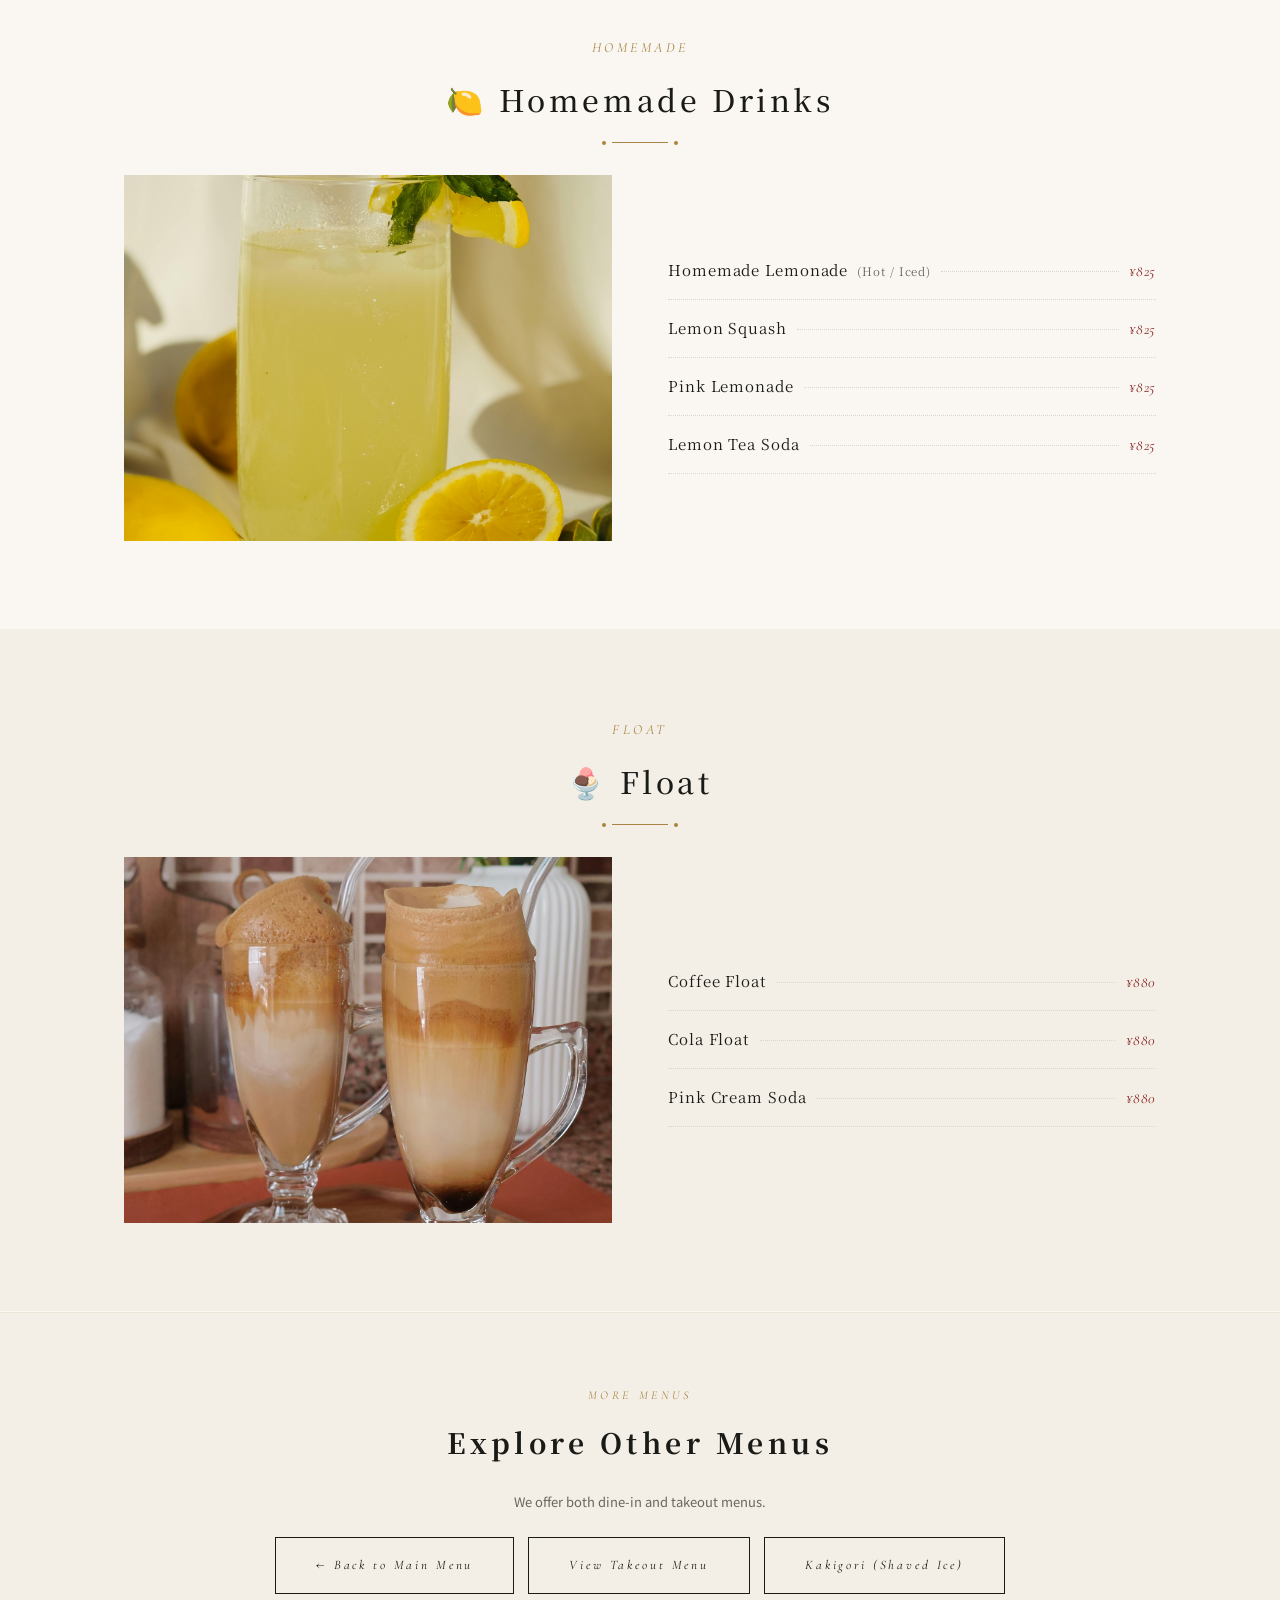
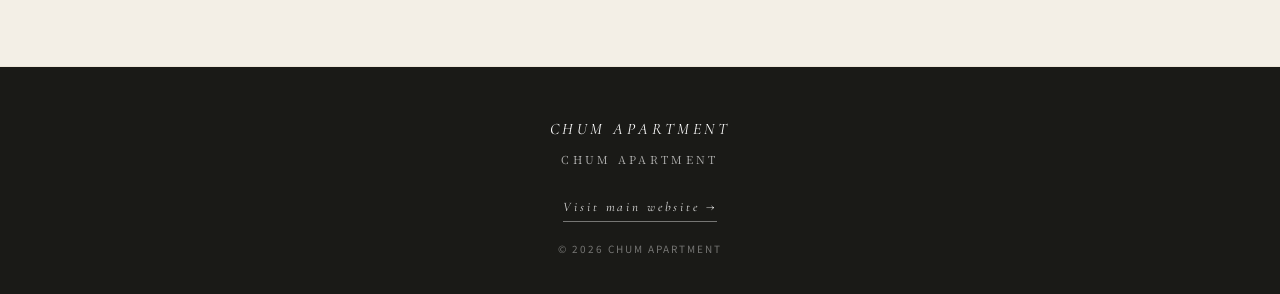
<file: drink.html>
<!DOCTYPE html>
<html lang="ja">
<head>
<meta charset="UTF-8">
<meta name="viewport" content="width=device-width, initial-scale=1.0">
<title data-i18n="meta_title">ドリンク | CHUM APARTMENT チャムアパートメント</title>
<meta name="description" data-i18n="meta_description" data-i18n-attr="content" content="CHUM APARTMENT（チャムアパートメント）のドリンクメニュー。ビール、ウイスキー、ワイン、自家製レモネード、コーヒー・紅茶など、ステーキに寄り添うこだわりのお飲み物。">

<meta property="og:type" content="website">
<meta property="og:site_name" content="CHUM APARTMENT">
<meta property="og:title" data-i18n="og_title" data-i18n-attr="content" content="ドリンク | CHUM APARTMENT">
<meta property="og:description" data-i18n="og_description" data-i18n-attr="content" content="ステーキに寄り添う、こだわりのドリンクメニュー。">
<meta property="og:url" content="https://menu.chum-apt.net/drink.html">
<meta property="og:image" content="https://menu.chum-apt.net/images/drink-whiskey.jpg">

<link rel="preconnect" href="https://fonts.googleapis.com">
<link rel="preconnect" href="https://fonts.gstatic.com" crossorigin>
<link rel="stylesheet" href="https://fonts.googleapis.com/css2?family=Cormorant+Garamond:ital,wght@0,400;0,500;1,400;1,500&family=Noto+Sans+JP:wght@300;400;500&family=Noto+Serif+JP:wght@400;500;600&family=Noto+Sans+KR:wght@300;400;500&family=Noto+Serif+KR:wght@400;500;600&family=Noto+Serif+TC:wght@400;500;600&family=Noto+Serif+SC:wght@400;500;600&display=swap">
<link rel="stylesheet" href="css/style.css">
</head>
<body>

<!-- ============== Header ============== -->
<header class="site-header">
  <div class="inner">
    <a href="index.html" class="brand" data-i18n="brand_home_aria" data-i18n-attr="aria-label" aria-label="CHUM APARTMENT トップへ">
      <span class="brand-en" data-i18n="site_name">CHUM APARTMENT</span>
      <span class="brand-jp" data-i18n="site_name_jp">チャムアパートメント</span>
    </a>
    <div class="lang-switch">
      <button type="button" aria-haspopup="true" aria-expanded="false" aria-controls="lang-menu" data-i18n="lang_switch_aria" data-i18n-attr="aria-label" aria-label="言語を選択">
        <span class="flag" aria-hidden="true">🇯🇵</span> <span class="lang-current">日本語</span>
      </button>
      <ul class="lang-menu" id="lang-menu" role="menu">
        <li role="none"><button role="menuitem" type="button" data-lang="ja"      data-lang-label="日本語"><span class="flag" aria-hidden="true">🇯🇵</span> 日本語</button></li>
        <li role="none"><button role="menuitem" type="button" data-lang="en"      data-lang-label="English"><span class="flag" aria-hidden="true">🇺🇸</span> English</button></li>
        <li role="none"><button role="menuitem" type="button" data-lang="fr"      data-lang-label="Français"><span class="flag" aria-hidden="true">🇫🇷</span> Français</button></li>
        <li role="none"><button role="menuitem" type="button" data-lang="ko"      data-lang-label="한국어"><span class="flag" aria-hidden="true">🇰🇷</span> 한국어</button></li>
        <li role="none"><button role="menuitem" type="button" data-lang="zh-Hant" data-lang-label="繁體中文"><span class="flag" aria-hidden="true">🇹🇼</span> 繁體中文</button></li>
        <li role="none"><button role="menuitem" type="button" data-lang="zh-Hans" data-lang-label="简体中文"><span class="flag" aria-hidden="true">🇨🇳</span> 简体中文</button></li>
      </ul>
    </div>
  </div>
</header>

<main>

<!-- ============== Hero ============== -->
<section class="hero">
  <p class="display-en" data-i18n="hero_title_en"><em>Drinks</em></p>
  <h1 class="display-jp" data-i18n="hero_title_ja">お飲み物</h1>
  <div class="hero-ornament" aria-hidden="true"></div>
  <p class="hero-lede" data-i18n="hero_lede">
    ステーキに寄り添う、こだわりのドリンクメニュー。<br>
    沖縄経産牛の旨味を、一杯と共に。
  </p>
  <p class="tax-note-banner" data-i18n="tax_note_banner">表示価格はすべて税込（消費税 10%）</p>
</section>

<!-- ============== Beer ============== -->
<section id="drink-beer" class="fade-in drink-section">
  <p class="section-eyebrow" data-i18n="section_beer_eyebrow">Beer</p>
  <h2 class="section-title" data-i18n="section_beer_title">🍺 ビール</h2>
  <div class="section-ornament" aria-hidden="true"></div>

  <div class="drink-block">
    <figure class="drink-photo menu-photo menu-photo--landscape">
      <img src="images/drink-beer.jpg" data-i18n="item_beer_alt" data-i18n-attr="alt" alt="ビール" loading="lazy">
    </figure>
    <ul class="drink-list-menu">
      <li><span class="name" data-i18n="drink_draft_beer">生ビール</span><span class="dots" aria-hidden="true"></span><span class="price">¥660</span></li>
      <li><span class="name" data-i18n="drink_bottle_beer">ボトルビール</span><span class="dots" aria-hidden="true"></span><span class="price">¥660</span></li>
      <li><span class="name" data-i18n="drink_non_alcohol_beer">ノンアルコールビール</span><span class="dots" aria-hidden="true"></span><span class="price">¥660</span></li>
    </ul>
  </div>
</section>

<!-- ============== Whiskey ============== -->
<section id="drink-whiskey" class="fade-in drink-section" style="background:var(--bg-soft);">
  <p class="section-eyebrow" data-i18n="section_whiskey_eyebrow">Whiskey</p>
  <h2 class="section-title" data-i18n="section_whiskey_title">🥃 ウイスキー</h2>
  <div class="section-ornament" aria-hidden="true"></div>

  <div class="drink-block">
    <figure class="drink-photo menu-photo menu-photo--landscape">
      <img src="images/drink-whiskey.jpg" data-i18n="item_whiskey_alt" data-i18n-attr="alt" alt="ウイスキー" loading="lazy">
    </figure>
    <ul class="drink-list-menu">
      <li><span class="name" data-i18n="drink_dewars">デュワーズ</span><span class="dots" aria-hidden="true"></span><span class="price">¥660</span></li>
      <li><span class="name" data-i18n="drink_johnnie_walker_black">ジョニーウォーカー ブラック</span><span class="dots" aria-hidden="true"></span><span class="price">¥660</span></li>
      <li><span class="name" data-i18n="drink_jack_daniels">ジャックダニエル</span><span class="dots" aria-hidden="true"></span><span class="price">¥770</span></li>
      <li><span class="name" data-i18n="drink_iw_harper">I.W. ハーパー</span><span class="dots" aria-hidden="true"></span><span class="price">¥770</span></li>
      <li><span class="name" data-i18n="drink_old_grand_dad">オールド・グランダッド</span><span class="dots" aria-hidden="true"></span><span class="price">¥770</span></li>
      <li><span class="name" data-i18n="drink_laphroaig">ラフロイグ</span><span class="dots" aria-hidden="true"></span><span class="price">¥1,210</span></li>
      <li><span class="name" data-i18n="drink_bowmore">ボウモア</span><span class="dots" aria-hidden="true"></span><span class="price">¥1,210</span></li>
    </ul>
  </div>
</section>

<!-- ============== Wine ============== -->
<section id="drink-wine" class="fade-in drink-section">
  <p class="section-eyebrow" data-i18n="section_wine_eyebrow">Wine</p>
  <h2 class="section-title" data-i18n="section_wine_title">🍷 ワイン</h2>
  <div class="section-ornament" aria-hidden="true"></div>

  <div class="drink-block">
    <figure class="drink-photo menu-photo menu-photo--landscape">
      <img src="images/drink-wine.jpg" data-i18n="item_wine_alt" data-i18n-attr="alt" alt="ワイン" loading="lazy">
    </figure>
    <ul class="drink-list-menu">
      <li><span class="name" data-i18n="drink_house_wine_red">ハウスワイン 赤</span><span class="dots" aria-hidden="true"></span><span class="price">¥550</span></li>
      <li><span class="name" data-i18n="drink_house_wine_white">ハウスワイン 白</span><span class="dots" aria-hidden="true"></span><span class="price">¥550</span></li>
    </ul>
  </div>
</section>

<!-- ============== Sour & Highball ============== -->
<section id="drink-highball" class="fade-in drink-section" style="background:var(--bg-soft);">
  <p class="section-eyebrow" data-i18n="section_highball_eyebrow">Sour &amp; Highball</p>
  <h2 class="section-title" data-i18n="section_highball_title">🥂 サワー・ハイボール</h2>
  <div class="section-ornament" aria-hidden="true"></div>

  <div class="drink-block">
    <figure class="drink-photo menu-photo menu-photo--landscape">
      <img src="images/drink-highball.jpg" data-i18n="item_highball_alt" data-i18n-attr="alt" alt="ハイボール" loading="lazy">
    </figure>
    <ul class="drink-list-menu">
      <li><span class="name" data-i18n="drink_highball">ハイボール</span><span class="dots" aria-hidden="true"></span><span class="price">¥550</span></li>
      <li><span class="name" data-i18n="drink_lemon_sour">レモンサワー</span><span class="dots" aria-hidden="true"></span><span class="price">¥550</span></li>
      <li><span class="name" data-i18n="drink_oolong_high">ウーロンハイ</span><span class="dots" aria-hidden="true"></span><span class="price">¥550</span></li>
    </ul>
  </div>
</section>

<!-- ============== Coffee & Tea ============== -->
<section id="drink-coffee" class="fade-in drink-section">
  <p class="section-eyebrow" data-i18n="section_coffee_eyebrow">Coffee &amp; Tea</p>
  <h2 class="section-title" data-i18n="section_coffee_title">☕ コーヒー・紅茶</h2>
  <div class="section-ornament" aria-hidden="true"></div>

  <div class="drink-block">
    <figure class="drink-photo menu-photo menu-photo--landscape">
      <img src="images/drink-coffee.jpg" data-i18n="item_coffee_alt" data-i18n-attr="alt" alt="カフェラテ" loading="lazy">
    </figure>
    <ul class="drink-list-menu">
      <li><span class="name"><span data-i18n="drink_coffee">コーヒー</span> <small data-i18n="modifier_hot_iced">（ホット / アイス）</small></span><span class="dots" aria-hidden="true"></span><span class="price">¥770</span></li>
      <li><span class="name" data-i18n="drink_espresso">エスプレッソ</span><span class="dots" aria-hidden="true"></span><span class="price">¥770</span></li>
      <li><span class="name"><span data-i18n="drink_cafe_latte">カフェラテ</span> <small data-i18n="modifier_hot_iced">（ホット / アイス）</small></span><span class="dots" aria-hidden="true"></span><span class="price">¥825</span></li>
      <li><span class="name"><span data-i18n="drink_cafe_mocha">カフェモカ</span> <small data-i18n="modifier_hot_iced">（ホット / アイス）</small></span><span class="dots" aria-hidden="true"></span><span class="price">¥880</span></li>
      <li><span class="name"><span data-i18n="drink_earl_grey">アールグレイ</span> <small data-i18n="modifier_hot_iced">（ホット / アイス）</small></span><span class="dots" aria-hidden="true"></span><span class="price">¥770</span></li>
      <li><span class="name"><span data-i18n="drink_chamomile">カモミール</span> <small data-i18n="modifier_hot_iced">（ホット / アイス）</small></span><span class="dots" aria-hidden="true"></span><span class="price">¥770</span></li>
      <li><span class="name"><span data-i18n="drink_jasmine">ジャスミン</span> <small data-i18n="modifier_hot_iced">（ホット / アイス）</small></span><span class="dots" aria-hidden="true"></span><span class="price">¥770</span></li>
    </ul>
  </div>
</section>

<!-- ============== Soft Drinks ============== -->
<section id="drink-soft" class="fade-in drink-section" style="background:var(--bg-soft);">
  <p class="section-eyebrow" data-i18n="section_soft_eyebrow">Soft Drinks</p>
  <h2 class="section-title" data-i18n="section_soft_title">🥤 ソフトドリンク</h2>
  <div class="section-ornament" aria-hidden="true"></div>

  <div class="drink-block">
    <figure class="drink-photo menu-photo menu-photo--landscape">
      <img src="images/drink-softdrink.jpg" data-i18n="item_soft_alt" data-i18n-attr="alt" alt="ソフトドリンク" loading="lazy">
    </figure>
    <ul class="drink-list-menu">
      <li><span class="name" data-i18n="drink_cola">コーラ</span><span class="dots" aria-hidden="true"></span><span class="price">¥715</span></li>
      <li><span class="name" data-i18n="drink_ginger_ale">ジンジャーエール</span><span class="dots" aria-hidden="true"></span><span class="price">¥715</span></li>
      <li><span class="name" data-i18n="drink_sanpellegrino">サンペレグリノ</span><span class="dots" aria-hidden="true"></span><span class="price">¥715</span></li>
      <li><span class="name" data-i18n="drink_orange_juice">オレンジジュース</span><span class="dots" aria-hidden="true"></span><span class="price">¥715</span></li>
      <li><span class="name" data-i18n="drink_grapefruit_juice">グレープフルーツジュース</span><span class="dots" aria-hidden="true"></span><span class="price">¥715</span></li>
      <li><span class="name" data-i18n="drink_apple_juice">アップルジュース</span><span class="dots" aria-hidden="true"></span><span class="price">¥715</span></li>
      <li><span class="name" data-i18n="drink_oolong_tea">ウーロン茶</span><span class="dots" aria-hidden="true"></span><span class="price">¥715</span></li>
    </ul>
  </div>
</section>

<!-- ============== Homemade ============== -->
<section id="drink-homemade" class="fade-in drink-section">
  <p class="section-eyebrow" data-i18n="section_homemade_eyebrow">Homemade</p>
  <h2 class="section-title" data-i18n="section_homemade_title">🍋 自家製ドリンク</h2>
  <div class="section-ornament" aria-hidden="true"></div>

  <div class="drink-block">
    <figure class="drink-photo menu-photo menu-photo--landscape">
      <img src="images/drink-lemonade.jpg" data-i18n="item_homemade_alt" data-i18n-attr="alt" alt="自家製レモネード" loading="lazy">
    </figure>
    <ul class="drink-list-menu">
      <li><span class="name"><span data-i18n="drink_homemade_lemonade">自家製レモネード</span> <small data-i18n="modifier_hot_iced">（ホット / アイス）</small></span><span class="dots" aria-hidden="true"></span><span class="price">¥825</span></li>
      <li><span class="name" data-i18n="drink_lemon_squash">レモンスカッシュ</span><span class="dots" aria-hidden="true"></span><span class="price">¥825</span></li>
      <li><span class="name" data-i18n="drink_pink_lemonade">ピンクレモネード</span><span class="dots" aria-hidden="true"></span><span class="price">¥825</span></li>
      <li><span class="name" data-i18n="drink_lemon_tea_soda">レモンティソーダ</span><span class="dots" aria-hidden="true"></span><span class="price">¥825</span></li>
    </ul>
  </div>
</section>

<!-- ============== Float ============== -->
<section id="drink-float" class="fade-in drink-section" style="background:var(--bg-soft);">
  <p class="section-eyebrow" data-i18n="section_float_eyebrow">Float</p>
  <h2 class="section-title" data-i18n="section_float_title">🍨 フロート</h2>
  <div class="section-ornament" aria-hidden="true"></div>

  <div class="drink-block">
    <figure class="drink-photo menu-photo menu-photo--landscape">
      <img src="images/drink-float.jpg" data-i18n="item_float_alt" data-i18n-attr="alt" alt="コーヒーフロート" loading="lazy">
    </figure>
    <ul class="drink-list-menu">
      <li><span class="name" data-i18n="drink_coffee_float">コーヒーフロート</span><span class="dots" aria-hidden="true"></span><span class="price">¥880</span></li>
      <li><span class="name" data-i18n="drink_cola_float">コーラフロート</span><span class="dots" aria-hidden="true"></span><span class="price">¥880</span></li>
      <li><span class="name" data-i18n="drink_pink_cream_soda">ピンククリームソーダ</span><span class="dots" aria-hidden="true"></span><span class="price">¥880</span></li>
    </ul>
  </div>
</section>

<!-- ============== Cross-page nav ============== -->
<section class="nav-cta fade-in" aria-labelledby="drink-nav-cta">
  <p class="eyebrow" data-i18n="more_menus_eyebrow">More Menus</p>
  <h2 class="title" id="drink-nav-cta" data-i18n="more_menus_title">ほかのメニューも見る</h2>
  <p style="color:var(--muted);font-size:13px;max-width:520px;margin:0 auto 22px;line-height:2;" data-i18n="more_menus_desc">
    お料理は店内メニューと、お持ち帰りメニューがございます。
  </p>
  <div class="nav-cta-row">
    <a href="index.html" class="btn-outline" data-i18n="btn_back_to_main">← メインメニューに戻る</a>
    <a href="takeout.html" class="btn-outline" data-i18n="btn_view_takeout">View Takeout Menu</a>
    <a href="kakigori.html" class="btn-outline" data-i18n="btn_view_kakigori">かき氷</a>
  </div>
</section>

</main>

<!-- ============== Footer ============== -->
<footer class="site-footer">
  <div class="inner">
    <span class="brand-en" data-i18n="site_name">CHUM APARTMENT</span>
    <div class="brand-jp" data-i18n="site_name_jp">チャムアパートメント</div>
    <a class="home-link" href="https://chum-apt.net/" target="_blank" rel="noopener" data-i18n="footer_home_link">本体サイトへ →</a>
    <p class="copy" data-i18n="footer_copy">© 2026 CHUM APARTMENT</p>
  </div>
</footer>

<script src="js/main.js"></script>
<script src="js/i18n.js"></script>
</body>
</html>
</file>
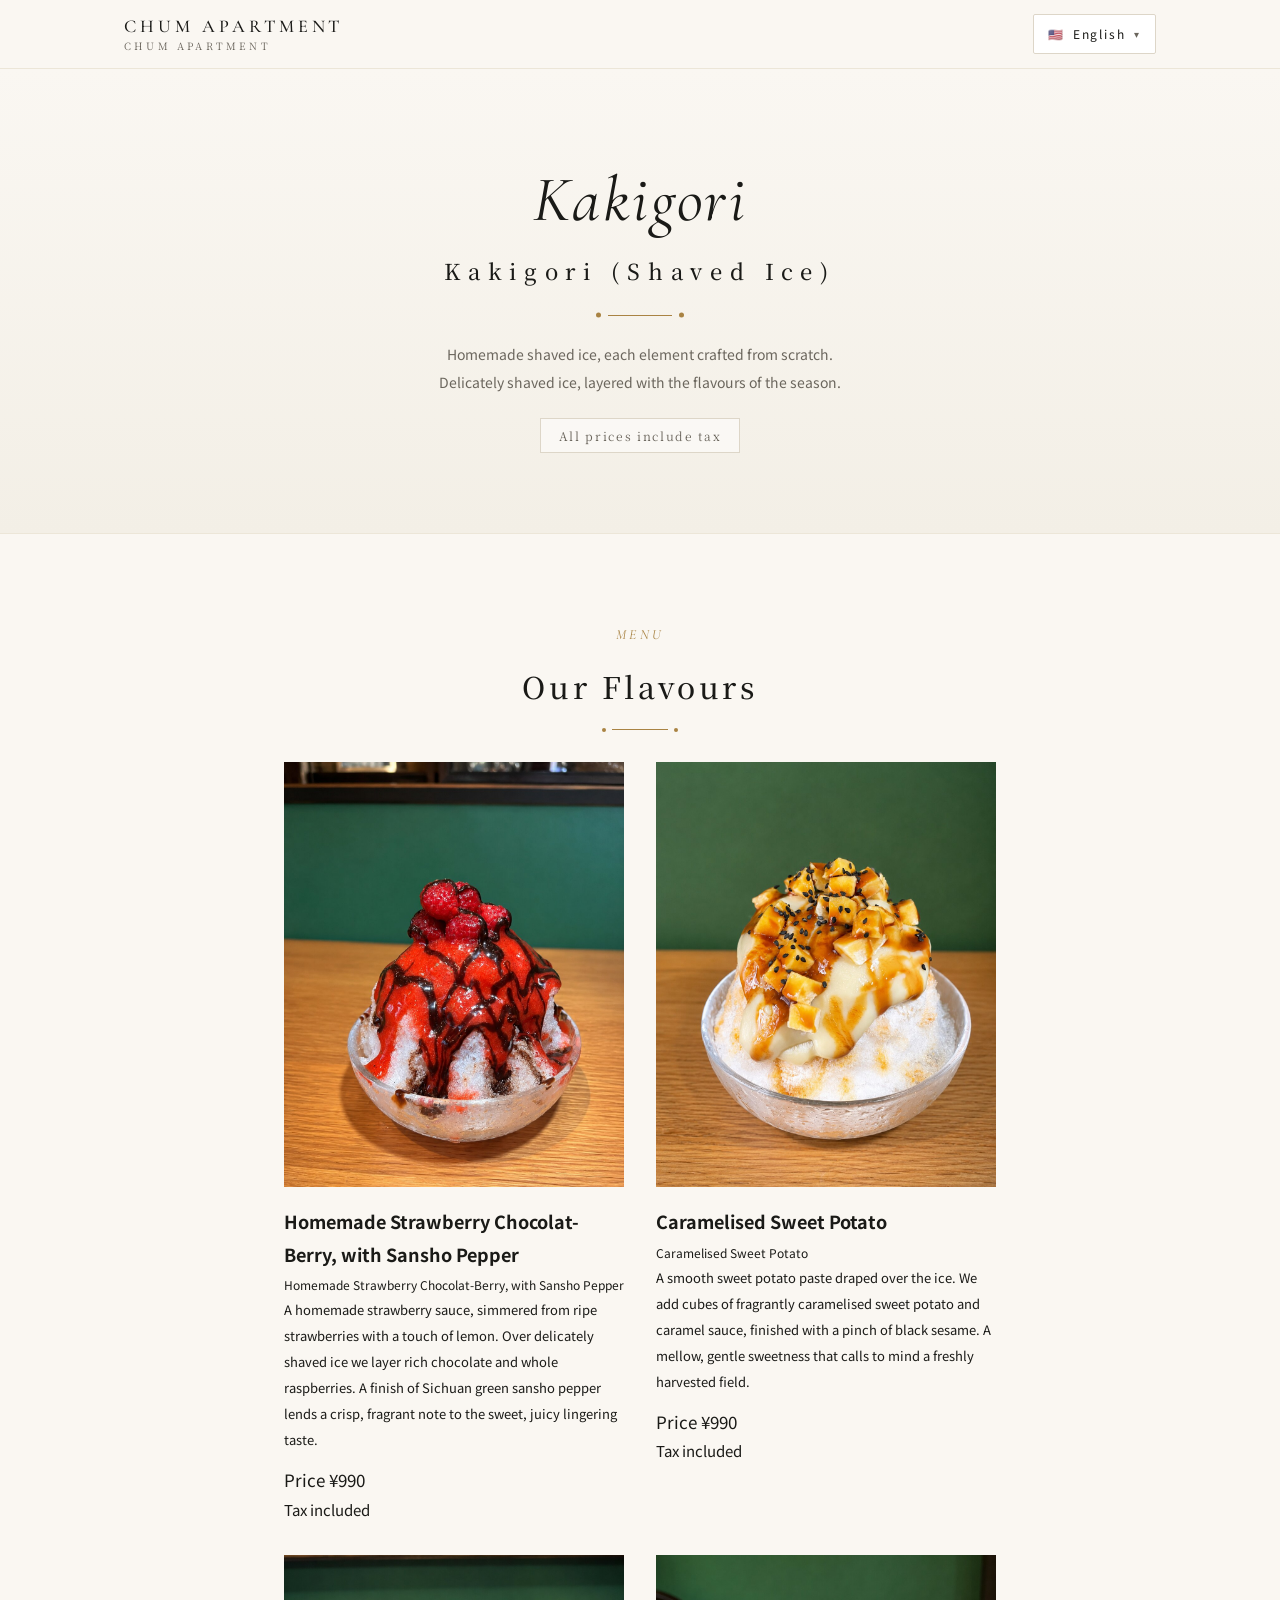
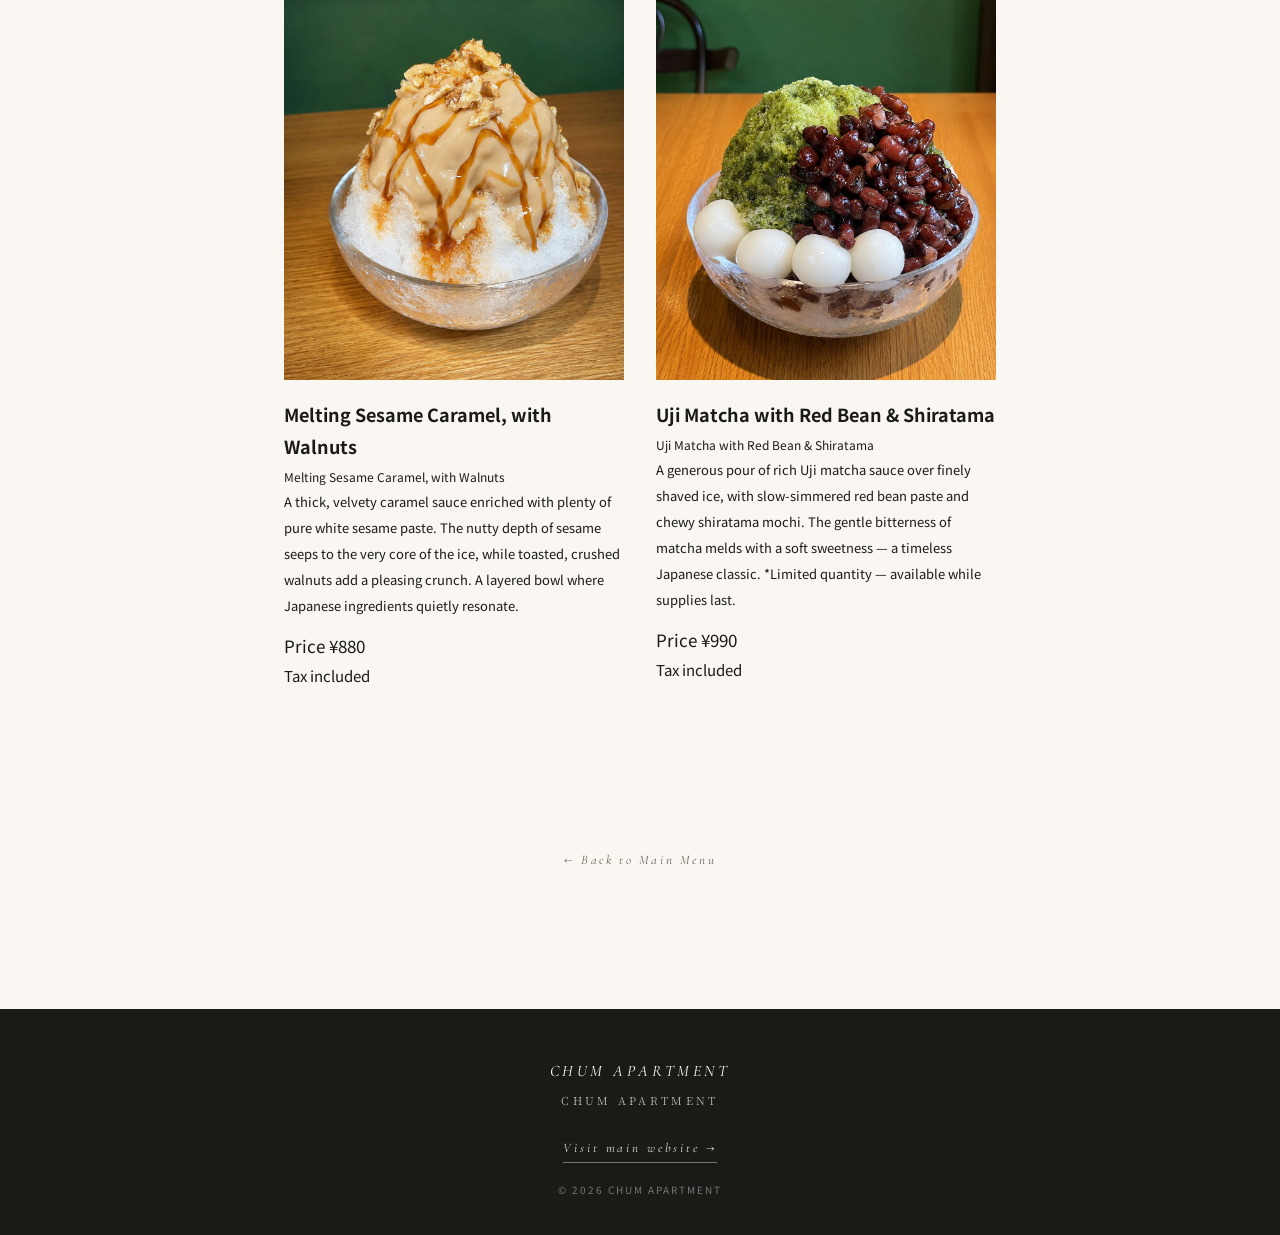
<file: kakigori.html>
<!DOCTYPE html>
<html lang="ja">
<head>
<meta charset="UTF-8">
<meta name="viewport" content="width=device-width, initial-scale=1.0">
<title data-i18n="meta_title">かき氷 | CHUM APARTMENT チャムアパートメント</title>
<meta name="description" data-i18n="meta_description" data-i18n-attr="content" content="CHUM APARTMENT（チャムアパートメント）の自家製かき氷。自家製苺ソース・芋のキャラメリゼ・胡麻キャラメル・宇治抹茶の4種を、素材からひとつひとつ仕立ててご用意しました。">

<meta property="og:type" content="website">
<meta property="og:site_name" content="CHUM APARTMENT">
<meta property="og:title" data-i18n="og_title" data-i18n-attr="content" content="かき氷 | CHUM APARTMENT">
<meta property="og:description" data-i18n="og_description" data-i18n-attr="content" content="自家製の苺・芋・胡麻キャラメル・宇治抹茶、4種のかき氷。素材から仕立てた一杯です。">
<meta property="og:url" content="https://menu.chum-apt.net/kakigori.html">
<meta property="og:image" content="https://menu.chum-apt.net/images/kakigori-strawberry.jpg">

<link rel="preconnect" href="https://fonts.googleapis.com">
<link rel="preconnect" href="https://fonts.gstatic.com" crossorigin>
<link rel="stylesheet" href="https://fonts.googleapis.com/css2?family=Cormorant+Garamond:ital,wght@0,400;0,500;1,400;1,500&family=Noto+Sans+JP:wght@300;400;500&family=Noto+Serif+JP:wght@400;500;600&family=Noto+Sans+KR:wght@300;400;500&family=Noto+Serif+KR:wght@400;500;600&family=Noto+Serif+TC:wght@400;500;600&family=Noto+Serif+SC:wght@400;500;600&display=swap">
<link rel="stylesheet" href="css/style.css">
</head>
<body>

<!-- ============== Header ============== -->
<header class="site-header">
  <div class="inner">
    <a href="index.html" class="brand" data-i18n="brand_home_aria" data-i18n-attr="aria-label" aria-label="CHUM APARTMENT トップへ">
      <span class="brand-en" data-i18n="site_name">CHUM APARTMENT</span>
      <span class="brand-jp" data-i18n="site_name_jp">チャムアパートメント</span>
    </a>
    <div class="lang-switch">
      <button type="button" aria-haspopup="true" aria-expanded="false" aria-controls="lang-menu" data-i18n="lang_switch_aria" data-i18n-attr="aria-label" aria-label="言語を選択">
        <span class="flag" aria-hidden="true">🇯🇵</span> <span class="lang-current">日本語</span>
      </button>
      <ul class="lang-menu" id="lang-menu" role="menu">
        <li role="none"><button role="menuitem" type="button" data-lang="ja"      data-lang-label="日本語"><span class="flag" aria-hidden="true">🇯🇵</span> 日本語</button></li>
        <li role="none"><button role="menuitem" type="button" data-lang="en"      data-lang-label="English"><span class="flag" aria-hidden="true">🇺🇸</span> English</button></li>
        <li role="none"><button role="menuitem" type="button" data-lang="fr"      data-lang-label="Français"><span class="flag" aria-hidden="true">🇫🇷</span> Français</button></li>
        <li role="none"><button role="menuitem" type="button" data-lang="ko"      data-lang-label="한국어"><span class="flag" aria-hidden="true">🇰🇷</span> 한국어</button></li>
        <li role="none"><button role="menuitem" type="button" data-lang="zh-Hant" data-lang-label="繁體中文"><span class="flag" aria-hidden="true">🇹🇼</span> 繁體中文</button></li>
        <li role="none"><button role="menuitem" type="button" data-lang="zh-Hans" data-lang-label="简体中文"><span class="flag" aria-hidden="true">🇨🇳</span> 简体中文</button></li>
      </ul>
    </div>
  </div>
</header>

<main>

<!-- ============== Hero ============== -->
<section class="hero">
  <p class="display-en" data-i18n="hero_title_en">Kakigori</p>
  <h1 class="display-jp" data-i18n="page_title">かき氷</h1>
  <div class="hero-ornament" aria-hidden="true"></div>
  <p class="hero-lede" data-i18n="hero_lede">
    素材からひとつひとつ仕立てた、自家製のかき氷。<br>
    ふわりと削った氷に、季節の味わいを重ねて。
  </p>
  <p class="tax-note-banner" data-i18n="tax_note_banner">表示価格はすべて税込</p>
</section>

<!-- ============== Kakigori ============== -->
<section id="kakigori" class="fade-in">
  <p class="section-eyebrow" data-i18n="section_menu_eyebrow">Menu</p>
  <h2 class="section-title" data-i18n="section_menu_title">おしながき</h2>
  <div class="section-ornament" aria-hidden="true"></div>

  <div class="takeout-grid two-up">

    <article class="takeout-card">
      <figure class="menu-photo">
        <img src="images/kakigori-strawberry.jpg" data-i18n="item_strawberry_alt" data-i18n-attr="alt" alt="自家製苺のショコラベリー 〜山椒添え〜" loading="lazy">
      </figure>
      <h3 class="item-name" data-i18n="item_strawberry_name">自家製苺のショコラベリー 〜山椒添え〜</h3>
      <span class="item-name-en" data-i18n="item_strawberry_name_en">Homemade Strawberry Chocolat-Berry, with Sansho Pepper</span>
      <p class="item-desc" data-i18n="item_strawberry_desc">完熟苺をレモンとともに炊き上げた、自家製の苺ソース。ふわりと削った氷に、濃厚なチョコレートとごろっと果肉のラズベリーを重ねました。仕上げの四川青山椒が、甘く瑞々しい余韻に爽やかで凛とした香りを添えます。</p>
      <p class="price-line">
        <span class="price-label" data-i18n="price_label">Price</span>
        <span class="price-amount">¥990</span>
      </p>
      <span class="price-note" data-i18n="price_note_tax">税込</span>
    </article>

    <article class="takeout-card">
      <figure class="menu-photo">
        <img src="images/kakigori-sweet-potato.jpg" data-i18n="item_sweetpotato_alt" data-i18n-attr="alt" alt="芋畑のキャラメリゼ" loading="lazy">
      </figure>
      <h3 class="item-name" data-i18n="item_sweetpotato_name">芋畑のキャラメリゼ</h3>
      <span class="item-name-en" data-i18n="item_sweetpotato_name_en">Caramelised Sweet Potato</span>
      <p class="item-desc" data-i18n="item_sweetpotato_desc">なめらかに練り上げたさつまいものペーストを、氷の上にとろりと。香ばしくキャラメリゼした角切りのさつまいもとカラメルソースを重ね、仕上げに黒胡麻をひとつまみ。掘りたての畑を思わせる、ほっくりと優しい甘さが広がります。</p>
      <p class="price-line">
        <span class="price-label" data-i18n="price_label">Price</span>
        <span class="price-amount">¥990</span>
      </p>
      <span class="price-note" data-i18n="price_note_tax">税込</span>
    </article>

    <article class="takeout-card">
      <figure class="menu-photo">
        <img src="images/kakigori-sesame-caramel.jpg" data-i18n="item_sesame_alt" data-i18n-attr="alt" alt="胡麻香るとろけるキャラメル 〜くるみ添え〜" loading="lazy">
      </figure>
      <h3 class="item-name" data-i18n="item_sesame_name">胡麻香るとろけるキャラメル 〜くるみ添え〜</h3>
      <span class="item-name-en" data-i18n="item_sesame_name_en">Melting Sesame Caramel, with Walnuts</span>
      <p class="item-desc" data-i18n="item_sesame_desc">白の純ねり胡麻をたっぷり溶かし込んだ、とろりと濃厚なキャラメルソース。芳ばしい胡麻のコクが氷の芯までしみわたり、香ばしく砕いたくるみが心地よい食感を添えます。和の素材が静かに響き合う、奥行きのある一杯です。</p>
      <p class="price-line">
        <span class="price-label" data-i18n="price_label">Price</span>
        <span class="price-amount">¥880</span>
      </p>
      <span class="price-note" data-i18n="price_note_tax">税込</span>
    </article>

    <article class="takeout-card">
      <figure class="menu-photo">
        <img src="images/kakigori-matcha.jpg" data-i18n="item_matcha_alt" data-i18n-attr="alt" alt="宇治抹茶のあずき白玉" loading="lazy">
      </figure>
      <h3 class="item-name" data-i18n="item_matcha_name">宇治抹茶のあずき白玉</h3>
      <span class="item-name-en" data-i18n="item_matcha_name_en">Uji Matcha with Red Bean &amp; Shiratama</span>
      <p class="item-desc" data-i18n="item_matcha_desc">濃厚な宇治抹茶のソースを、きめ細やかな氷にたっぷりと。じっくり炊いた粒あんと、もっちりとした白玉を添えました。抹茶のほろ苦さと優しい甘さが溶け合う、王道の和のかき氷です。※数量限定。無くなり次第終了です。</p>
      <p class="price-line">
        <span class="price-label" data-i18n="price_label">Price</span>
        <span class="price-amount">¥990</span>
      </p>
      <span class="price-note" data-i18n="price_note_tax">税込</span>
    </article>

  </div>
</section>

<section style="padding-top:24px;">
  <p class="back-wrap">
    <a href="index.html" class="back-link" data-i18n="btn_back_to_main">← メインメニューに戻る</a>
  </p>
</section>

</main>

<!-- ============== Footer ============== -->
<footer class="site-footer">
  <div class="inner">
    <span class="brand-en" data-i18n="site_name">CHUM APARTMENT</span>
    <div class="brand-jp" data-i18n="site_name_jp">チャムアパートメント</div>
    <a class="home-link" href="https://chum-apt.net/" target="_blank" rel="noopener" data-i18n="footer_home_link">本体サイトへ →</a>
    <p class="copy" data-i18n="footer_copy">© 2026 CHUM APARTMENT</p>
  </div>
</footer>

<script src="js/main.js"></script>
<script src="js/i18n.js"></script>
</body>
</html>
</file>
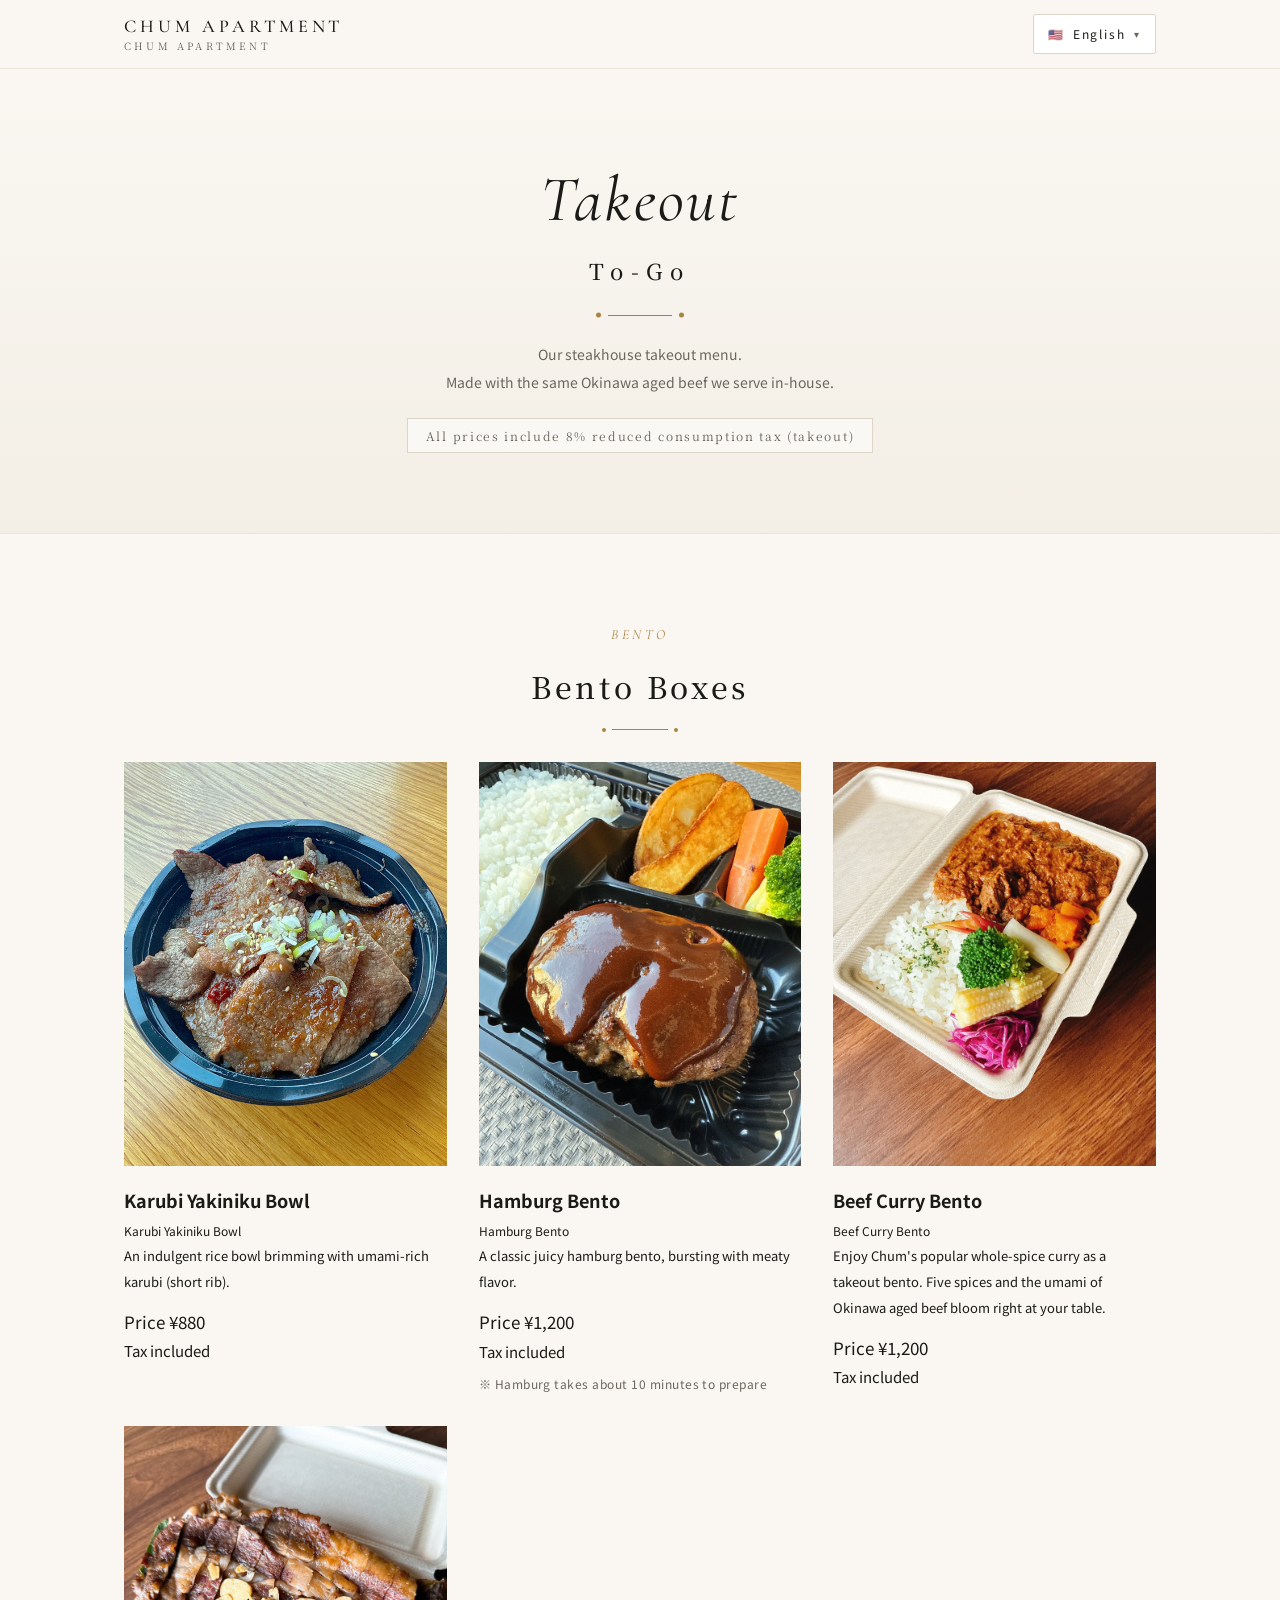
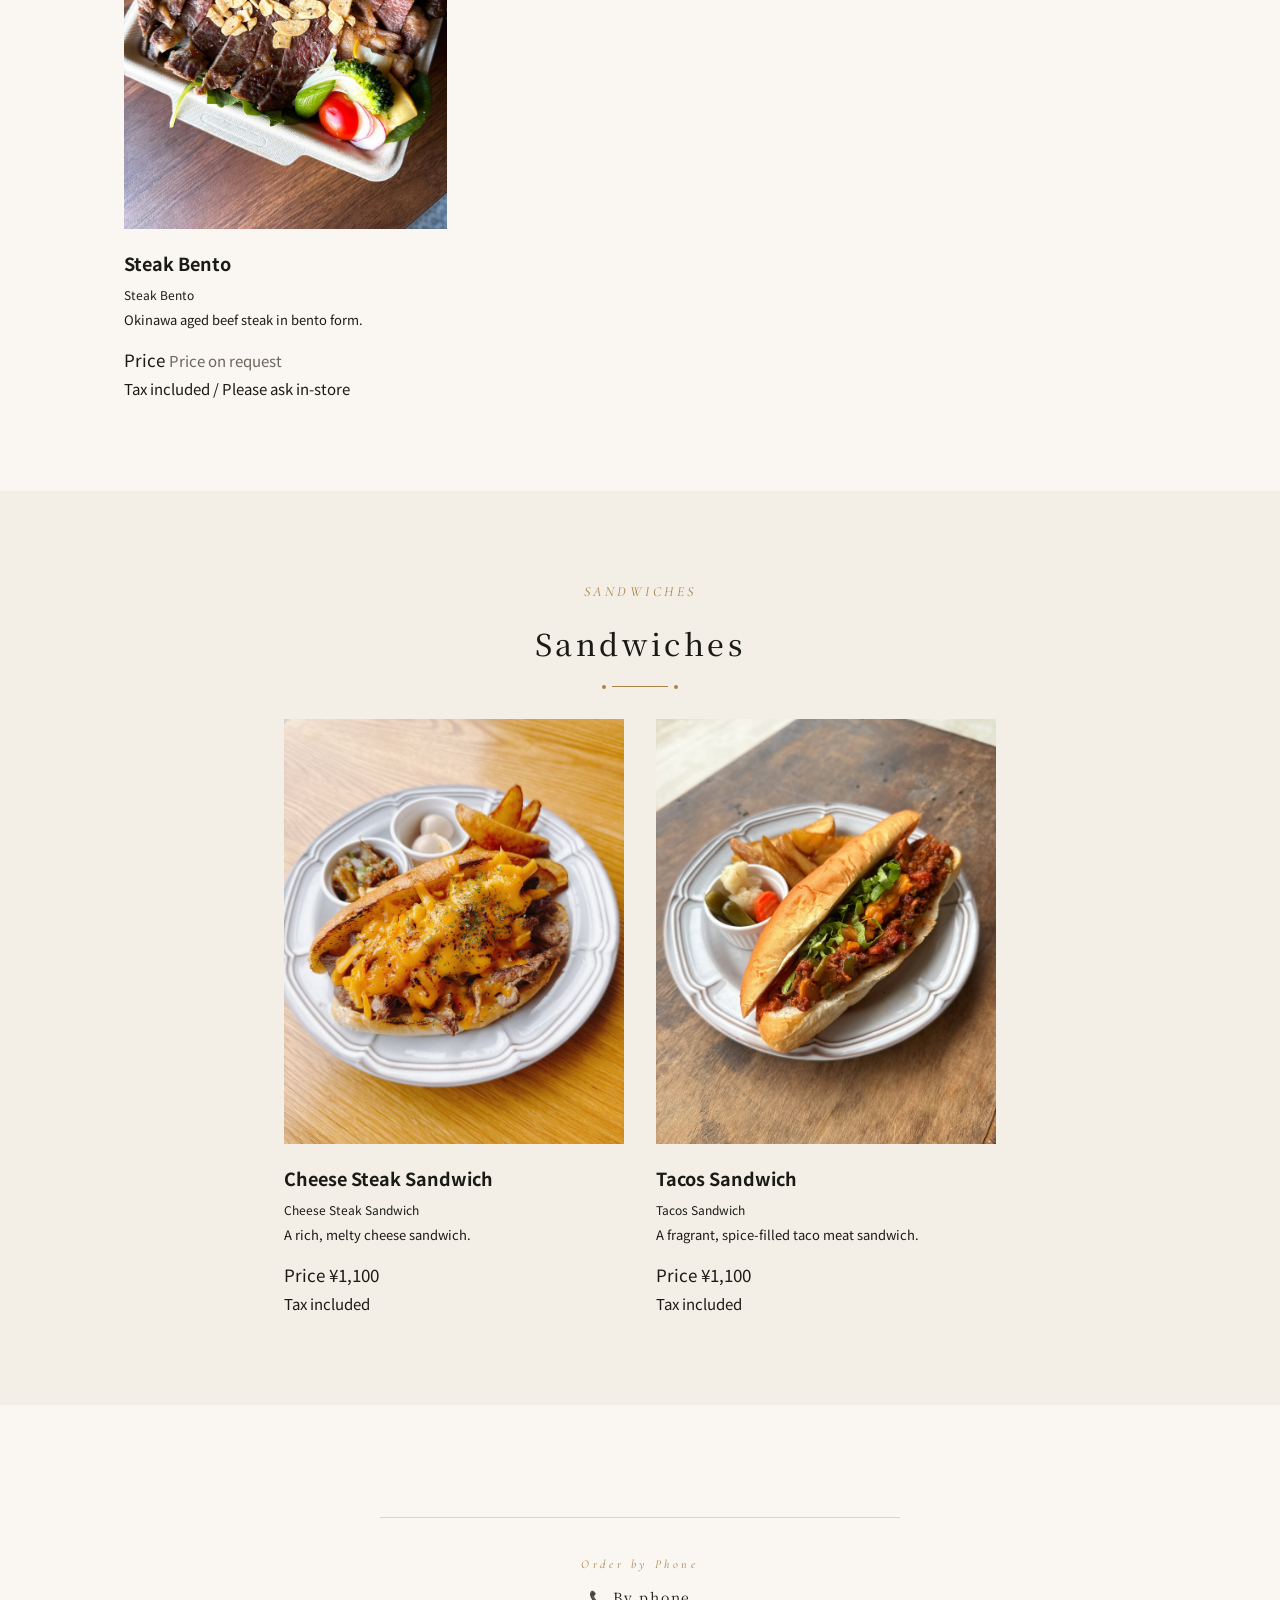
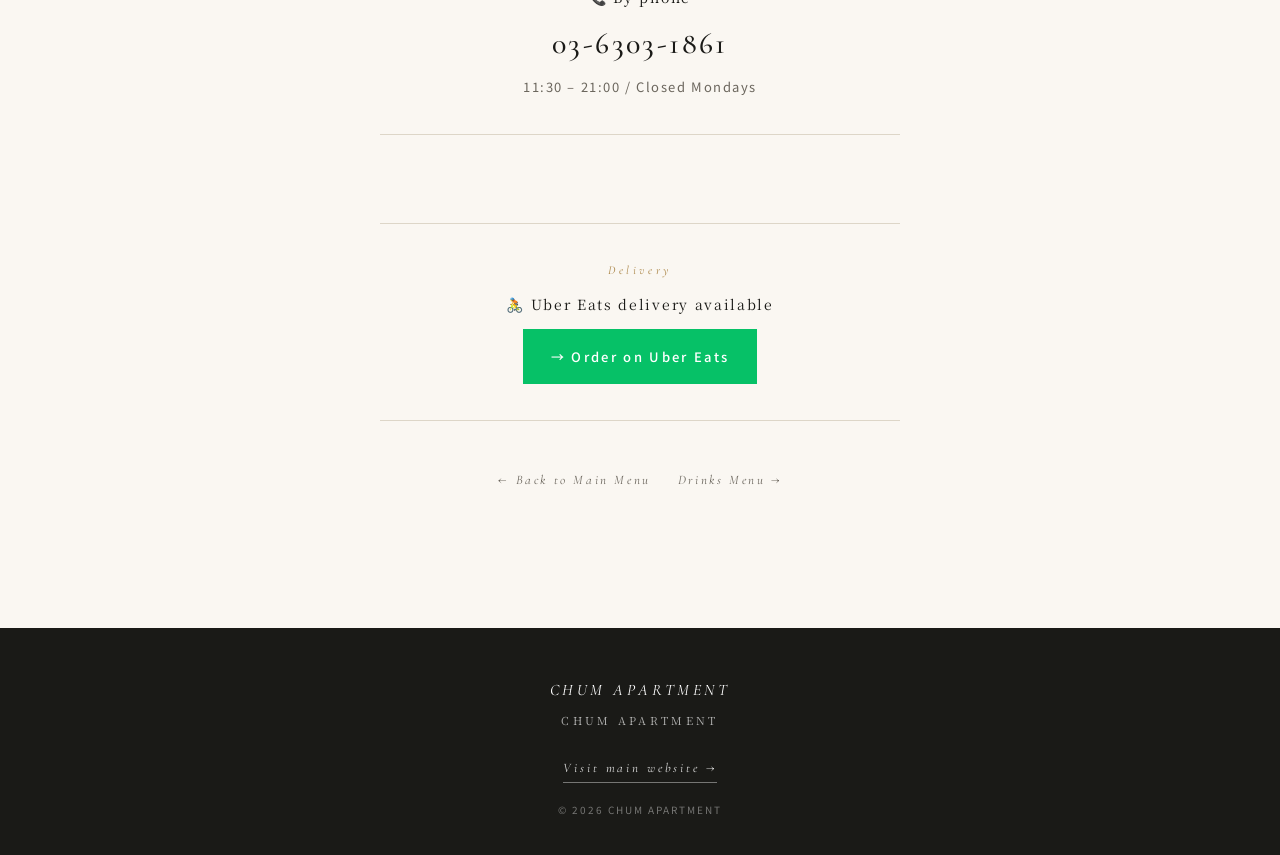
<file: takeout.html>
<!DOCTYPE html>
<html lang="ja">
<head>
<meta charset="UTF-8">
<meta name="viewport" content="width=device-width, initial-scale=1.0">
<title data-i18n="meta_title">テイクアウト | CHUM APARTMENT チャムアパートメント</title>
<meta name="description" data-i18n="meta_description" data-i18n-attr="content" content="CHUM APARTMENT（チャムアパートメント）のテイクアウトメニュー。沖縄経産牛のお弁当・サンドイッチ・カレー弁当。Uber Eats でのデリバリーにも対応。">

<meta property="og:type" content="website">
<meta property="og:site_name" content="CHUM APARTMENT">
<meta property="og:title" data-i18n="og_title" data-i18n-attr="content" content="テイクアウト | CHUM APARTMENT">
<meta property="og:description" data-i18n="og_description" data-i18n-attr="content" content="ステーキレストランのテイクアウトメニュー。店内と同じ沖縄経産牛を使用しています。">
<meta property="og:url" content="https://menu.chum-apt.net/takeout.html">
<meta property="og:image" content="https://menu.chum-apt.net/images/takeout-steak-bento.jpg">

<link rel="preconnect" href="https://fonts.googleapis.com">
<link rel="preconnect" href="https://fonts.gstatic.com" crossorigin>
<link rel="stylesheet" href="https://fonts.googleapis.com/css2?family=Cormorant+Garamond:ital,wght@0,400;0,500;1,400;1,500&family=Noto+Sans+JP:wght@300;400;500&family=Noto+Serif+JP:wght@400;500;600&family=Noto+Sans+KR:wght@300;400;500&family=Noto+Serif+KR:wght@400;500;600&family=Noto+Serif+TC:wght@400;500;600&family=Noto+Serif+SC:wght@400;500;600&display=swap">
<link rel="stylesheet" href="css/style.css">
</head>
<body>

<!-- ============== Header ============== -->
<header class="site-header">
  <div class="inner">
    <a href="index.html" class="brand" data-i18n="brand_home_aria" data-i18n-attr="aria-label" aria-label="CHUM APARTMENT トップへ">
      <span class="brand-en" data-i18n="site_name">CHUM APARTMENT</span>
      <span class="brand-jp" data-i18n="site_name_jp">チャムアパートメント</span>
    </a>
    <div class="lang-switch">
      <button type="button" aria-haspopup="true" aria-expanded="false" aria-controls="lang-menu" data-i18n="lang_switch_aria" data-i18n-attr="aria-label" aria-label="言語を選択">
        <span class="flag" aria-hidden="true">🇯🇵</span> <span class="lang-current">日本語</span>
      </button>
      <ul class="lang-menu" id="lang-menu" role="menu">
        <li role="none"><button role="menuitem" type="button" data-lang="ja"      data-lang-label="日本語"><span class="flag" aria-hidden="true">🇯🇵</span> 日本語</button></li>
        <li role="none"><button role="menuitem" type="button" data-lang="en"      data-lang-label="English"><span class="flag" aria-hidden="true">🇺🇸</span> English</button></li>
        <li role="none"><button role="menuitem" type="button" data-lang="fr"      data-lang-label="Français"><span class="flag" aria-hidden="true">🇫🇷</span> Français</button></li>
        <li role="none"><button role="menuitem" type="button" data-lang="ko"      data-lang-label="한국어"><span class="flag" aria-hidden="true">🇰🇷</span> 한국어</button></li>
        <li role="none"><button role="menuitem" type="button" data-lang="zh-Hant" data-lang-label="繁體中文"><span class="flag" aria-hidden="true">🇹🇼</span> 繁體中文</button></li>
        <li role="none"><button role="menuitem" type="button" data-lang="zh-Hans" data-lang-label="简体中文"><span class="flag" aria-hidden="true">🇨🇳</span> 简体中文</button></li>
      </ul>
    </div>
  </div>
</header>

<main>

<!-- ============== Hero ============== -->
<section class="hero">
  <p class="display-en" data-i18n="hero_title_en"><em>Takeout</em></p>
  <h1 class="display-jp" data-i18n="hero_title_ja">テイクアウト</h1>
  <div class="hero-ornament" aria-hidden="true"></div>
  <p class="hero-lede" data-i18n="hero_lede">
    ステーキレストランのテイクアウトメニュー。<br>
    店内と同じ沖縄経産牛を使用しています。
  </p>
  <p class="tax-note-banner" data-i18n="tax_note_banner">表示価格はすべて税込（軽減税率 8%）</p>
</section>

<!-- ============== Bento ============== -->
<section id="bento" class="fade-in">
  <p class="section-eyebrow" data-i18n="section_bento_eyebrow">Bento</p>
  <h2 class="section-title" data-i18n="section_bento_title">お弁当</h2>
  <div class="section-ornament" aria-hidden="true"></div>

  <div class="takeout-grid">

    <article class="takeout-card">
      <figure class="menu-photo">
        <img src="images/takeout-karubi-bowl.jpg" data-i18n="item_karubi_bowl_alt" data-i18n-attr="alt" alt="カルビ焼肉丼" loading="lazy">
      </figure>
      <h3 class="item-name" data-i18n="item_karubi_bowl_name">カルビ焼肉丼</h3>
      <span class="item-name-en" data-i18n="item_karubi_bowl_name_en">Karubi Yakiniku Bowl</span>
      <p class="item-desc" data-i18n="item_karubi_bowl_desc">旨味あふれる贅沢カルビ丼。</p>
      <p class="price-line">
        <span class="price-label" data-i18n="price_label">Price</span>
        <span class="price-amount">¥880</span>
      </p>
      <span class="price-note" data-i18n="price_note_tax">税込</span>
    </article>

    <article class="takeout-card">
      <figure class="menu-photo">
        <img src="images/takeout-hamburger-bento.jpg" data-i18n="item_hamburger_bento_alt" data-i18n-attr="alt" alt="ハンバーグ弁当" loading="lazy">
      </figure>
      <h3 class="item-name" data-i18n="item_hamburger_bento_name">ハンバーグ弁当</h3>
      <span class="item-name-en" data-i18n="item_hamburger_bento_name_en">Hamburg Bento</span>
      <p class="item-desc" data-i18n="item_hamburger_bento_desc">肉汁広がる王道ハンバーグ弁当。</p>
      <p class="price-line">
        <span class="price-label" data-i18n="price_label">Price</span>
        <span class="price-amount">¥1,200</span>
      </p>
      <span class="price-note" data-i18n="price_note_tax">税込</span>
      <p class="menu-meta" data-i18n="item_hamburger_bento_meta">※ ハンバーグは10分ほどお時間をいただきます</p>
    </article>

    <article class="takeout-card">
      <figure class="menu-photo">
        <img src="images/takeout-beef-curry-bento.jpg" data-i18n="item_beef_curry_bento_alt" data-i18n-attr="alt" alt="ビーフカレー弁当" loading="lazy">
      </figure>
      <h3 class="item-name" data-i18n="item_beef_curry_bento_name">ビーフカレー弁当</h3>
      <span class="item-name-en" data-i18n="item_beef_curry_bento_name_en">Beef Curry Bento</span>
      <p class="item-desc" data-i18n="item_beef_curry_bento_desc">
        店内で人気のチャムのホールスパイスカレーを、お弁当でもお楽しみいただけます。5種のスパイスと、沖縄経産牛の旨味が、ご自宅でも香り立ちます。
      </p>
      <p class="price-line">
        <span class="price-label" data-i18n="price_label">Price</span>
        <span class="price-amount">¥1,200</span>
      </p>
      <span class="price-note" data-i18n="price_note_tax">税込</span>
    </article>

    <article class="takeout-card">
      <figure class="menu-photo">
        <img src="images/takeout-steak-bento.jpg" data-i18n="item_steak_bento_alt" data-i18n-attr="alt" alt="ステーキ弁当" loading="lazy">
      </figure>
      <h3 class="item-name" data-i18n="item_steak_bento_name">ステーキ弁当</h3>
      <span class="item-name-en" data-i18n="item_steak_bento_name_en">Steak Bento</span>
      <p class="item-desc" data-i18n="item_steak_bento_desc">沖縄経産牛のステーキを、お弁当に。</p>
      <p class="price-line">
        <span class="price-label" data-i18n="price_label">Price</span>
        <span class="price-amount" style="font-size:15px;color:var(--muted);" data-i18n="item_steak_bento_price_placeholder">価格は店頭にて</span>
      </p>
      <!-- TODO: 仕様書更新後に確定価格を反映。暫定で「価格は店頭にて」と表示。 -->
      <span class="price-note" data-i18n="item_steak_bento_price_note">税込／店頭にてお伝えします</span>
    </article>

  </div>
</section>

<!-- ============== Sandwich ============== -->
<section id="sandwich" class="fade-in" style="background:var(--bg-soft);">
  <p class="section-eyebrow" data-i18n="section_sandwich_eyebrow">Sandwiches</p>
  <h2 class="section-title" data-i18n="section_sandwich_title">サンドイッチ</h2>
  <div class="section-ornament" aria-hidden="true"></div>

  <div class="takeout-grid two-up">
    <article class="takeout-card">
      <figure class="menu-photo">
        <img src="images/cheese-steak-sandwich.jpg" data-i18n="item_cheese_steak_sandwich_alt" data-i18n-attr="alt" alt="チーズステーキサンド" loading="lazy">
      </figure>
      <h3 class="item-name" data-i18n="item_cheese_steak_sandwich_name">チーズステーキサンド</h3>
      <span class="item-name-en" data-i18n="item_cheese_steak_sandwich_name_en">Cheese Steak Sandwich</span>
      <p class="item-desc" data-i18n="item_cheese_steak_sandwich_desc">とろける旨さの濃厚チーズサンド。</p>
      <p class="price-line">
        <span class="price-label" data-i18n="price_label">Price</span>
        <span class="price-amount">¥1,100</span>
      </p>
      <span class="price-note" data-i18n="price_note_tax">税込</span>
    </article>

    <article class="takeout-card">
      <figure class="menu-photo">
        <img src="images/tacos-sandwich.jpg" data-i18n="item_tacos_sandwich_alt" data-i18n-attr="alt" alt="タコスサンド" loading="lazy">
      </figure>
      <h3 class="item-name" data-i18n="item_tacos_sandwich_name">タコスサンド</h3>
      <span class="item-name-en" data-i18n="item_tacos_sandwich_name_en">Tacos Sandwich</span>
      <p class="item-desc" data-i18n="item_tacos_sandwich_desc">スパイス香るタコミートサンド。</p>
      <p class="price-line">
        <span class="price-label" data-i18n="price_label">Price</span>
        <span class="price-amount">¥1,100</span>
      </p>
      <span class="price-note" data-i18n="price_note_tax">税込</span>
    </article>
  </div>
</section>

<!-- ============== Order Method ============== -->
<section style="padding-top:48px;padding-bottom:0;">
  <div class="order-method">
    <p class="eyebrow" data-i18n="order_phone_eyebrow">Order by Phone</p>
    <div style="font-family:var(--font-serif-jp);font-size:14px;letter-spacing:0.12em;margin-bottom:6px;" data-i18n="order_phone_label">📞 お電話で</div>
    <a href="tel:0363031861" class="phone" data-i18n="order_phone_aria" data-i18n-attr="aria-label" aria-label="電話で注文 03-6303-1861">03-6303-1861</a>
    <p class="phone-note" data-i18n="order_phone_hours">11:30 – 21:00 / 定休日：月曜日</p>
  </div>
</section>

<!-- ============== Delivery ============== -->
<section style="padding-top:24px;">
  <div class="delivery-block">
    <p class="eyebrow" data-i18n="delivery_eyebrow">Delivery</p>
    <div style="font-family:var(--font-serif-jp);font-size:14px;letter-spacing:0.12em;margin-bottom:6px;" data-i18n="delivery_label">🚴 Uber Eats でも配達しています</div>
    <a href="https://i.qrjp.net/1faq00" target="_blank" rel="noopener" class="uber-btn" data-i18n="delivery_btn_aria" data-i18n-attr="aria-label" aria-label="Uber Eatsで注文する（外部サイト）">
      <span data-i18n="delivery_btn_text">→ Uber Eats で注文する</span>
    </a>
  </div>

  <p class="back-wrap">
    <a href="index.html" class="back-link" data-i18n="btn_back_to_main">← メインメニューに戻る</a>
    <a href="drink.html" class="back-link" style="margin-left:24px;" data-i18n="btn_to_drink_menu">ドリンクメニュー →</a>
  </p>
</section>

</main>

<!-- ============== Footer ============== -->
<footer class="site-footer">
  <div class="inner">
    <span class="brand-en" data-i18n="site_name">CHUM APARTMENT</span>
    <div class="brand-jp" data-i18n="site_name_jp">チャムアパートメント</div>
    <a class="home-link" href="https://chum-apt.net/" target="_blank" rel="noopener" data-i18n="footer_home_link">本体サイトへ →</a>
    <p class="copy" data-i18n="footer_copy">© 2026 CHUM APARTMENT</p>
  </div>
</footer>

<script src="js/main.js"></script>
<script src="js/i18n.js"></script>
</body>
</html>
</file>
<file: css/style.css>
/* =========================================================
   CHUM APARTMENT Menu Site — shared stylesheet
   Editorial direction: warm paper, generous whitespace,
   明朝 + 細身ゴシック + Cormorant Garamond italic flourishes.
   ========================================================= */

:root {
  /* paper-warm base */
  --bg:           #faf7f2;
  --bg-soft:      #f3efe6;
  --ink:          #1a1a17;
  --muted:        #6b665d;
  --line:         #ddd6c8;
  --line-soft:    #ece6d8;

  /* accents */
  --crimson:      #8a2a26;   /* 深紅 */
  --crimson-dark: #6c1f1c;
  --gold:         #a98343;   /* 金茶 */
  --gold-light:   #c9a25e;

  /* typography scale */
  --font-serif-jp:    "Noto Serif JP", "Hiragino Mincho ProN", "Yu Mincho", serif;
  --font-serif-en:    "Cormorant Garamond", "Noto Serif JP", serif;
  --font-sans:        "Noto Sans JP", -apple-system, BlinkMacSystemFont,
                       "Helvetica Neue", "Hiragino Sans", "Yu Gothic", sans-serif;

  --radius:        2px;
  --shadow-soft:   0 1px 3px rgba(26,26,23,0.04), 0 6px 18px rgba(26,26,23,0.05);
  --max-w:         1080px;
}

/* ---------- Language-aware font overrides ----------
   Swap the Mincho-feel and the sans stack for languages that have
   their own native serif companions to Noto. The English flourish
   font (Cormorant Garamond) stays consistent across all languages. */
html[lang="ko"] {
  --font-serif-jp:   "Noto Serif KR", "Noto Serif JP", "Hiragino Mincho ProN", serif;
  --font-sans:       "Noto Sans KR", "Noto Sans JP", -apple-system, BlinkMacSystemFont,
                     "Helvetica Neue", "Apple SD Gothic Neo", sans-serif;
}
html[lang="zh-Hant"] {
  --font-serif-jp:   "Noto Serif TC", "Noto Serif JP", serif;
  --font-sans:       "Noto Serif TC", "Noto Sans JP", -apple-system, BlinkMacSystemFont,
                     "Helvetica Neue", "PingFang TC", "Microsoft JhengHei", sans-serif;
}
html[lang="zh-Hans"] {
  --font-serif-jp:   "Noto Serif SC", "Noto Serif JP", serif;
  --font-sans:       "Noto Serif SC", "Noto Sans JP", -apple-system, BlinkMacSystemFont,
                     "Helvetica Neue", "PingFang SC", "Microsoft YaHei", sans-serif;
}

*,*::before,*::after { box-sizing: border-box; margin: 0; padding: 0; }

html { scroll-behavior: smooth; }

body {
  font-family: var(--font-sans);
  color: var(--ink);
  background: var(--bg);
  line-height: 1.8;
  font-size: 15px;
  font-feature-settings: "palt";
  -webkit-font-smoothing: antialiased;
  text-rendering: optimizeLegibility;
}

img { max-width: 100%; height: auto; display: block; }

a { color: inherit; text-decoration: none; }
a:hover { color: var(--crimson); }

button { font: inherit; color: inherit; background: none; border: 0; cursor: pointer; }

/* ----------- Layout helpers ----------- */
.container { max-width: var(--max-w); margin: 0 auto; padding: 0 24px; }
.narrow    { max-width: 720px;        margin: 0 auto; padding: 0 24px; }

/* Section pattern */
section { padding: 88px 0; }
@media (max-width: 768px) { section { padding: 64px 0; } }

.section-eyebrow {
  font-family: var(--font-serif-en);
  font-style: italic;
  font-size: 14px;
  letter-spacing: 0.25em;
  text-transform: uppercase;
  color: var(--gold);
  margin-bottom: 12px;
  text-align: center;
}
.section-title {
  font-family: var(--font-serif-jp);
  font-weight: 500;
  font-size: clamp(22px, 3.4vw, 30px);
  letter-spacing: 0.12em;
  text-align: center;
  margin-bottom: 16px;
}
.section-ornament {
  width: 56px; height: 1px;
  background: var(--gold);
  margin: 8px auto 32px;
  position: relative;
}
.section-ornament::before,
.section-ornament::after {
  content: "";
  position: absolute;
  top: 50%; transform: translateY(-50%);
  width: 4px; height: 4px;
  background: var(--gold);
  border-radius: 50%;
}
.section-ornament::before { left: -10px; }
.section-ornament::after  { right: -10px; }

.section-lede {
  text-align: center;
  max-width: 600px;
  margin: 0 auto 48px;
  color: var(--muted);
  font-size: 14px;
  line-height: 2;
}

/* ----------- Header ----------- */
.site-header {
  position: sticky; top: 0; z-index: 50;
  background: rgba(250,247,242,0.92);
  backdrop-filter: blur(10px);
  -webkit-backdrop-filter: blur(10px);
  border-bottom: 1px solid var(--line-soft);
}
.site-header .inner {
  max-width: var(--max-w);
  margin: 0 auto;
  padding: 14px 24px;
  display: flex;
  align-items: center;
  justify-content: space-between;
  gap: 16px;
}
.brand {
  display: flex; flex-direction: column; line-height: 1.2;
}
.brand .brand-en {
  font-family: var(--font-serif-en);
  font-size: 18px;
  letter-spacing: 0.22em;
  font-weight: 500;
}
.brand .brand-jp {
  font-family: var(--font-serif-jp);
  font-size: 10px;
  letter-spacing: 0.32em;
  color: var(--muted);
  margin-top: 2px;
}

/* Language switcher */
.lang-switch { position: relative; }
.lang-switch > button {
  font-size: 12px;
  letter-spacing: 0.16em;
  padding: 8px 14px;
  border: 1px solid var(--line);
  border-radius: 2px;
  background: #fff;
  color: var(--ink);
  display: inline-flex;
  align-items: center;
  gap: 8px;
}
.lang-switch > button::after {
  content: "▾"; font-size: 10px; color: var(--muted);
}
.lang-menu {
  list-style: none;
  position: absolute; right: 0; top: calc(100% + 6px);
  background: #fff;
  border: 1px solid var(--line);
  border-radius: 2px;
  min-width: 180px;
  box-shadow: var(--shadow-soft);
  opacity: 0; visibility: hidden; transform: translateY(-4px);
  transition: opacity 0.18s ease, transform 0.18s ease, visibility 0s linear 0.18s;
}
.lang-switch.is-open .lang-menu {
  opacity: 1; visibility: visible; transform: translateY(0);
  transition: opacity 0.18s ease, transform 0.18s ease, visibility 0s;
}
.lang-menu li button {
  width: 100%;
  text-align: left;
  padding: 10px 14px;
  font-size: 13px;
  letter-spacing: 0.1em;
  display: flex; align-items: center; gap: 10px;
}
.lang-menu li button:hover { background: var(--bg-soft); }
.lang-menu li button.is-active {
  background: var(--bg-soft);
  color: var(--crimson);
  font-weight: 500;
}
.lang-menu .flag { font-size: 16px; }

/* ----------- Hero ----------- */
.hero {
  padding: 96px 24px 80px;
  text-align: center;
  background: linear-gradient(180deg, var(--bg) 0%, var(--bg-soft) 100%);
  border-bottom: 1px solid var(--line-soft);
}
.hero .display-en {
  font-family: var(--font-serif-en);
  font-style: italic;
  font-weight: 400;
  font-size: clamp(36px, 7vw, 64px);
  letter-spacing: 0.04em;
  color: var(--ink);
  line-height: 1.1;
}
.hero .display-jp {
  font-family: var(--font-serif-jp);
  font-weight: 500;
  font-size: clamp(16px, 2.8vw, 22px);
  letter-spacing: 0.35em;
  margin-top: 16px;
  margin-bottom: 20px;
  color: var(--ink);
}
.hero .hero-ornament {
  width: 64px; height: 1px;
  background: var(--gold);
  margin: 24px auto 24px;
  position: relative;
}
.hero .hero-ornament::before,
.hero .hero-ornament::after {
  content: ""; position: absolute; top: 50%; transform: translateY(-50%);
  width: 5px; height: 5px;
  background: var(--gold);
  border-radius: 50%;
}
.hero .hero-ornament::before { left: -12px; }
.hero .hero-ornament::after  { right: -12px; }
.hero .hero-lede {
  max-width: 540px; margin: 0 auto;
  color: var(--muted);
  font-size: 14px;
  line-height: 2;
}
.hero .tax-note-banner {
  margin: 22px auto 0;
  display: inline-block;
  padding: 6px 18px;
  border: 1px solid var(--line);
  background: rgba(255,255,255,0.55);
  color: var(--muted);
  font-family: var(--font-serif-jp);
  font-size: 12px;
  letter-spacing: 0.14em;
}

/* ----------- Lunch / Dinner Tabs ----------- */
.meal-tabs {
  display: flex;
  justify-content: center;
  gap: 0;
  padding: 32px 24px 0;
  position: sticky;
  top: 64px;
  z-index: 40;
  background: var(--bg);
  border-bottom: 1px solid var(--line-soft);
}
.meal-tabs .tab {
  font-family: var(--font-serif-en);
  font-style: italic;
  font-size: 16px;
  letter-spacing: 0.16em;
  padding: 16px 32px;
  color: var(--muted);
  border-bottom: 2px solid transparent;
  transition: color 0.2s ease, border-color 0.2s ease;
  white-space: nowrap;
  min-height: 48px;
}
.meal-tabs .tab .jp {
  font-family: var(--font-serif-jp);
  font-style: normal;
  font-size: 11px;
  display: block;
  letter-spacing: 0.2em;
  margin-top: 2px;
}
.meal-tabs .tab.is-active {
  color: var(--ink);
  border-bottom-color: var(--crimson);
}
.meal-tabs .tab:hover { color: var(--ink); }

/* hide lunch-only meta when on dinner */
body[data-meal="dinner"] .lunch-only { display: none; }
body[data-meal="lunch"]  .dinner-only { display: none; }

/* ----------- Campaign Banner (on index) ----------- */
.campaign-banner {
  display: block;
  text-align: center;
  background: linear-gradient(135deg, var(--crimson) 0%, var(--crimson-dark) 100%);
  color: #fff;
  padding: 28px 24px;
  position: relative;
  overflow: hidden;
  text-decoration: none;
  border-top: 1px solid rgba(255,255,255,0.12);
  border-bottom: 1px solid rgba(255,255,255,0.12);
  transition: filter 0.2s ease;
}
.campaign-banner::before,
.campaign-banner::after {
  content: "";
  position: absolute;
  left: 50%; transform: translateX(-50%);
  width: 80px; height: 1px;
  background: var(--gold-light);
}
.campaign-banner::before { top: 12px; }
.campaign-banner::after  { bottom: 12px; }
.campaign-banner:hover { filter: brightness(1.08); color: #fff; }
.campaign-banner .label {
  display: inline-block;
  font-family: var(--font-serif-en);
  font-style: italic;
  font-size: 12px;
  letter-spacing: 0.32em;
  color: var(--gold-light);
  margin-bottom: 8px;
}
.campaign-banner .headline {
  font-family: var(--font-serif-jp);
  font-size: clamp(18px, 3.5vw, 24px);
  font-weight: 500;
  letter-spacing: 0.12em;
}
.campaign-banner .headline strong {
  font-weight: 600;
  color: var(--gold-light);
  margin: 0 6px;
}
.campaign-banner .arrow {
  font-family: var(--font-serif-en);
  font-style: italic;
  font-size: 12px;
  letter-spacing: 0.2em;
  margin-top: 10px;
  display: inline-block;
  opacity: 0.85;
}

/* ----------- Menu Item (signature: large) ----------- */
.menu-item {
  display: grid;
  grid-template-columns: 1fr 1fr;
  gap: 56px;
  align-items: center;
  max-width: var(--max-w);
  margin: 0 auto;
  padding: 0 24px;
}
.menu-item.reverse > .menu-photo { order: 2; }
.menu-item.reverse > .menu-text  { order: 1; }
.menu-photo {
  position: relative;
  aspect-ratio: 4 / 5;
  overflow: hidden;
  background: var(--bg-soft);
}
.menu-photo img {
  width: 100%; height: 100%; object-fit: cover;
  object-position: center;
}
/* Landscape (4:3) source — keep the whole dish in frame */
.menu-photo--landscape { aspect-ratio: 4 / 3; }
.menu-photo--landscape img { object-fit: cover; object-position: center; }
.menu-text .item-name {
  font-family: var(--font-serif-jp);
  font-weight: 500;
  font-size: clamp(22px, 3vw, 28px);
  letter-spacing: 0.12em;
  margin-bottom: 8px;
}
.menu-text .item-name-en {
  font-family: var(--font-serif-en);
  font-style: italic;
  font-size: 14px;
  letter-spacing: 0.18em;
  color: var(--muted);
  margin-bottom: 20px;
  display: block;
}
.menu-text .item-desc {
  font-size: 14px;
  line-height: 2;
  color: var(--ink);
  margin-bottom: 24px;
}
.menu-text .price-line {
  font-family: var(--font-serif-jp);
  font-size: 18px;
  letter-spacing: 0.06em;
  margin-top: 4px;
  display: flex; flex-wrap: wrap; align-items: baseline; gap: 10px;
}
.menu-text .price-line .price-label {
  font-family: var(--font-serif-en);
  font-style: italic;
  font-size: 12px;
  letter-spacing: 0.22em;
  color: var(--gold);
  text-transform: uppercase;
}
.menu-text .price-line .price-amount {
  font-weight: 500;
}
.menu-text .price-note {
  display: block;
  font-size: 12px;
  color: var(--muted);
  margin-top: 4px;
  letter-spacing: 0.06em;
}

/* ----------- Menu pair (lightweight grid for 2-up) ----------- */
.menu-pair {
  display: grid;
  grid-template-columns: 1fr 1fr;
  gap: 40px;
  max-width: var(--max-w);
  margin: 0 auto;
  padding: 0 24px;
}
.menu-pair .menu-pair-item .menu-photo { aspect-ratio: 4 / 3; }
.menu-pair .item-name { font-size: 20px; margin-top: 20px; margin-bottom: 6px; }
.menu-pair .item-name-en { font-size: 12px; margin-bottom: 14px; }
.menu-pair .item-desc { font-size: 13px; margin-bottom: 14px; }
.menu-pair .price-line { font-size: 16px; }

/* ----------- Placeholder photo (Coming soon) ----------- */
.photo-placeholder {
  aspect-ratio: 4 / 5;
  background:
    repeating-linear-gradient(45deg,
      var(--bg-soft) 0,
      var(--bg-soft) 14px,
      var(--line-soft) 14px,
      var(--line-soft) 15px);
  display: flex; align-items: center; justify-content: center;
  text-align: center;
  color: var(--muted);
  font-family: var(--font-serif-en);
  font-style: italic;
  letter-spacing: 0.18em;
  font-size: 13px;
}
.photo-placeholder span { display: block; }
.menu-pair .photo-placeholder { aspect-ratio: 4 / 3; }

/* ----------- Coming Soon (showcase block) ----------- */
.coming-soon {
  margin: 64px auto 0;
  max-width: var(--max-w);
  padding: 0 24px;
}
.coming-soon-card {
  border: 1px solid var(--gold);
  background: linear-gradient(180deg, #fff 0%, var(--bg) 100%);
  padding: 48px 32px;
  text-align: center;
  position: relative;
}
.coming-soon-card::before {
  content: "🆕 COMING SOON";
  position: absolute;
  top: -14px; left: 50%; transform: translateX(-50%);
  background: var(--gold);
  color: #fff;
  font-family: var(--font-serif-en);
  font-style: italic;
  font-size: 11px;
  letter-spacing: 0.32em;
  padding: 4px 16px;
}
.coming-soon-card .item-name {
  font-family: var(--font-serif-jp);
  font-weight: 500;
  font-size: clamp(20px, 3vw, 26px);
  letter-spacing: 0.14em;
}
.coming-soon-card .item-name-en {
  font-family: var(--font-serif-en);
  font-style: italic;
  font-size: 14px;
  color: var(--gold);
  letter-spacing: 0.2em;
  margin-top: 8px; margin-bottom: 22px;
}
.coming-soon-card .item-desc {
  max-width: 520px; margin: 0 auto;
  font-size: 14px; line-height: 2; color: var(--ink);
}
.coming-soon-card .stay-tuned {
  font-family: var(--font-serif-en);
  font-style: italic;
  font-size: 14px;
  letter-spacing: 0.32em;
  color: var(--gold);
  margin-top: 24px;
}

/* ----------- Steak section: price table ----------- */
.steak-detail {
  max-width: 880px;
  margin: 40px auto 0;
  padding: 0 24px;
}
.price-table {
  width: 100%;
  border-collapse: collapse;
  font-family: var(--font-serif-jp);
  font-size: 15px;
}
.price-table th,
.price-table td {
  padding: 16px 12px;
  text-align: center;
  border-bottom: 1px solid var(--line);
  letter-spacing: 0.05em;
}
.price-table thead th {
  font-family: var(--font-serif-en);
  font-style: italic;
  font-weight: 500;
  font-size: 13px;
  color: var(--muted);
  letter-spacing: 0.18em;
  border-bottom: 1px solid var(--ink);
}
.price-table tbody th {
  text-align: left;
  font-weight: 500;
  white-space: nowrap;
}
.price-table .campaign-row {
  background: linear-gradient(90deg, rgba(138,42,38,0.03) 0%, transparent 100%);
}
.price-table .campaign-row th { color: var(--crimson); }
.price-table .campaign-badge {
  display: inline-block;
  font-family: var(--font-serif-en);
  font-style: italic;
  font-size: 10px;
  letter-spacing: 0.18em;
  background: var(--crimson);
  color: #fff;
  padding: 3px 8px;
  margin-left: 8px;
  vertical-align: middle;
  text-decoration: none;
  transition: filter 0.2s ease;
}
.price-table .campaign-badge:hover { filter: brightness(1.15); color: #fff; }
.price-table td.empty { color: var(--line); }

@media (max-width: 768px) {
  .price-table thead { display: none; }
  .price-table, .price-table tbody, .price-table tr, .price-table th, .price-table td {
    display: block;
    width: 100%;
  }
  .price-table tr {
    border: 1px solid var(--line);
    padding: 12px 16px;
    margin-bottom: 12px;
    background: #fff;
  }
  .price-table tbody th {
    border: 0;
    padding: 4px 0 12px;
    font-size: 18px;
    border-bottom: 1px solid var(--line-soft);
    margin-bottom: 8px;
  }
  .price-table td {
    border: 0;
    text-align: right;
    padding: 6px 0;
    position: relative;
    padding-left: 50%;
  }
  .price-table td::before {
    content: attr(data-label);
    position: absolute;
    left: 0;
    font-family: var(--font-serif-en);
    font-style: italic;
    color: var(--muted);
    font-size: 12px;
    letter-spacing: 0.18em;
  }
  .price-table .campaign-row { background: rgba(138,42,38,0.04); }
}

/* Rare-cut block */
.rare-cuts {
  margin-top: 48px;
  padding: 28px 24px;
  background: #fff;
  border: 1px solid var(--line);
  text-align: center;
}
.rare-cuts h4 {
  font-family: var(--font-serif-jp);
  font-weight: 500;
  font-size: 17px;
  letter-spacing: 0.14em;
  margin-bottom: 8px;
}
.rare-cuts .price-from {
  font-family: var(--font-serif-en);
  font-style: italic;
  color: var(--gold);
  font-size: 14px;
  letter-spacing: 0.18em;
  margin-bottom: 12px;
}
.rare-cuts p {
  font-size: 13px;
  color: var(--muted);
  line-height: 2;
}

/* Sides */
.sides {
  margin-top: 48px;
  padding-top: 24px;
  border-top: 1px solid var(--line-soft);
}
.sides h4 {
  font-family: var(--font-serif-en);
  font-style: italic;
  font-size: 14px;
  letter-spacing: 0.22em;
  color: var(--gold);
  margin-bottom: 16px;
  text-align: center;
}
.sides ul {
  list-style: none;
  display: grid;
  grid-template-columns: repeat(auto-fit, minmax(220px, 1fr));
  gap: 8px 32px;
  max-width: 640px;
  margin: 0 auto;
}
.sides li {
  display: flex; justify-content: space-between;
  font-size: 13px;
  padding: 8px 0;
  border-bottom: 1px dotted var(--line-soft);
  letter-spacing: 0.06em;
}
.sides li .price { color: var(--muted); }

/* ----------- À la carte (dinner only) ----------- */
.alacarte-wrap {
  max-width: 720px;
  margin: 0 auto;
  padding: 0 24px;
}
.alacarte-list {
  list-style: none;
  display: grid;
  grid-template-columns: 1fr 1fr;
  column-gap: 56px;
  row-gap: 4px;
}
.alacarte-list li {
  display: flex;
  align-items: baseline;
  padding: 14px 0;
  border-bottom: 1px dotted var(--line);
  font-family: var(--font-serif-jp);
  font-size: 15px;
  letter-spacing: 0.08em;
}
.alacarte-list .dish { flex: 0 0 auto; }
.alacarte-list .dots {
  flex: 1 1 auto;
  margin: 0 10px;
  border-bottom: 1px dotted var(--line);
  transform: translateY(-4px);
}
.alacarte-list .price {
  flex: 0 0 auto;
  font-family: var(--font-serif-en);
  font-style: italic;
  color: var(--crimson);
  font-size: 15px;
  letter-spacing: 0.06em;
}
.alacarte-note {
  margin-top: 28px;
  text-align: center;
  font-size: 12px;
  color: var(--muted);
  letter-spacing: 0.18em;
}
@media (max-width: 768px) {
  .alacarte-list { grid-template-columns: 1fr; }
}

/* ----------- Lunch drinks note (lunch only) ----------- */
.lunch-drinks-section {
  padding-top: 56px;
  padding-bottom: 56px;
  background: var(--bg-soft);
  border-top: 1px solid var(--line-soft);
  border-bottom: 1px solid var(--line-soft);
}
.lunch-drinks-card {
  max-width: 560px;
  margin: 0 auto;
  padding: 32px 28px;
  background: #fff;
  border: 1px solid var(--line);
  text-align: center;
}
.lunch-drinks-card .eyebrow {
  font-family: var(--font-serif-en);
  font-style: italic;
  font-size: 11px;
  letter-spacing: 0.32em;
  color: var(--gold);
  text-transform: uppercase;
  margin-bottom: 6px;
}
.lunch-drinks-card .title {
  font-family: var(--font-serif-jp);
  font-weight: 500;
  font-size: 14px;
  letter-spacing: 0.16em;
  margin-bottom: 14px;
}
.lunch-drinks-card .lead {
  font-size: 12.5px;
  color: var(--muted);
  line-height: 2;
  margin-bottom: 8px;
}
.lunch-drinks-card .drink-list {
  list-style: none;
  display: flex;
  flex-wrap: wrap;
  justify-content: center;
  gap: 4px 14px;
  margin-bottom: 24px;
  font-family: var(--font-serif-jp);
  font-size: 12.5px;
  color: var(--ink);
}
.lunch-drinks-card .drink-list li {
  position: relative;
  padding: 0 4px;
}
.lunch-drinks-card .drink-list li + li::before {
  content: "/";
  color: var(--line);
  margin-right: 14px;
  margin-left: -14px;
}
.lunch-drinks-card .upgrade-eyebrow {
  font-family: var(--font-serif-en);
  font-style: italic;
  font-size: 11px;
  letter-spacing: 0.28em;
  color: var(--gold);
  margin: 8px 0 12px;
}
.lunch-drinks-card .upgrade-list {
  list-style: none;
  max-width: 320px;
  margin: 0 auto 18px;
}
.lunch-drinks-card .upgrade-list li {
  display: flex;
  justify-content: space-between;
  align-items: baseline;
  padding: 8px 0;
  border-bottom: 1px dotted var(--line-soft);
  font-family: var(--font-serif-jp);
  font-size: 13px;
}
.lunch-drinks-card .upgrade-list .plus {
  font-family: var(--font-serif-en);
  font-style: italic;
  color: var(--crimson);
  font-size: 13px;
  letter-spacing: 0.04em;
}
.lunch-drinks-card .micro-note {
  font-size: 11px;
  color: var(--muted);
  letter-spacing: 0.06em;
  line-height: 1.8;
}

/* ----------- Navigation buttons (CTA) ----------- */
.nav-cta {
  text-align: center;
  padding: 72px 24px;
  background: var(--bg-soft);
  border-top: 1px solid var(--line-soft);
  border-bottom: 1px solid var(--line-soft);
}
.nav-cta .eyebrow {
  font-family: var(--font-serif-en);
  font-style: italic;
  letter-spacing: 0.3em;
  font-size: 12px;
  color: var(--gold);
  margin-bottom: 10px;
  text-transform: uppercase;
}
.nav-cta .title {
  font-family: var(--font-serif-jp);
  font-size: clamp(20px, 3vw, 28px);
  letter-spacing: 0.16em;
  margin-bottom: 22px;
}
.btn-outline {
  display: inline-block;
  padding: 16px 40px;
  border: 1px solid var(--ink);
  color: var(--ink);
  font-family: var(--font-serif-en);
  font-style: italic;
  letter-spacing: 0.22em;
  font-size: 13px;
  transition: background 0.2s ease, color 0.2s ease;
  min-height: 48px;
  min-width: 200px;
  text-align: center;
}
.btn-outline:hover { background: var(--ink); color: var(--bg); }
.btn-solid {
  display: inline-block;
  padding: 16px 40px;
  background: var(--crimson);
  color: #fff;
  font-family: var(--font-serif-en);
  font-style: italic;
  letter-spacing: 0.22em;
  font-size: 13px;
  transition: filter 0.2s ease;
  min-height: 48px;
}
.btn-solid:hover { filter: brightness(1.1); color: #fff; }

/* Back link */
.back-link {
  display: inline-block;
  margin: 48px auto;
  font-family: var(--font-serif-en);
  font-style: italic;
  letter-spacing: 0.2em;
  font-size: 13px;
  color: var(--muted);
}
.back-link:hover { color: var(--crimson); }
.back-wrap { text-align: center; padding: 0 24px; }

/* ----------- Campaign page specific ----------- */
.campaign-hero {
  background: linear-gradient(160deg, var(--crimson) 0%, var(--crimson-dark) 100%);
  color: #fff;
  text-align: center;
  padding: 120px 24px 80px;
  position: relative;
}
.campaign-hero::after {
  content: "";
  position: absolute; left: 50%; bottom: 28px;
  transform: translateX(-50%);
  width: 60px; height: 1px;
  background: var(--gold-light);
}
.campaign-hero .display-en {
  font-family: var(--font-serif-en);
  font-style: italic;
  font-size: clamp(36px, 7vw, 64px);
  letter-spacing: 0.12em;
  color: var(--gold-light);
}
.campaign-hero .display-jp {
  font-family: var(--font-serif-jp);
  font-weight: 500;
  font-size: clamp(18px, 3vw, 26px);
  letter-spacing: 0.32em;
  margin-top: 12px;
}
.campaign-hero .sub {
  margin-top: 18px;
  font-size: 13px;
  letter-spacing: 0.18em;
  color: rgba(255,255,255,0.78);
}

.campaign-card {
  max-width: 720px;
  margin: -48px auto 0;
  background: #fff;
  border: 2px solid var(--gold);
  padding: 56px 32px 40px;
  position: relative;
  text-align: center;
  box-shadow: var(--shadow-soft);
}
.campaign-card .cut-badge {
  position: absolute; top: -16px; left: 50%; transform: translateX(-50%);
  background: var(--gold);
  color: #fff;
  font-family: var(--font-serif-jp);
  font-size: 13px;
  letter-spacing: 0.24em;
  padding: 6px 22px;
  white-space: nowrap;
}
.campaign-card .off {
  font-family: var(--font-serif-en);
  font-style: italic;
  font-weight: 500;
  font-size: clamp(72px, 14vw, 132px);
  line-height: 1;
  color: var(--crimson);
  letter-spacing: 0.02em;
  margin-bottom: 4px;
}
.campaign-card .off-jp {
  font-family: var(--font-serif-jp);
  font-size: 14px;
  letter-spacing: 0.28em;
  color: var(--muted);
  margin-bottom: 32px;
}
.campaign-price-list {
  list-style: none;
  max-width: 380px;
  margin: 0 auto;
}
.campaign-price-list li {
  display: grid;
  grid-template-columns: 60px 1fr auto;
  align-items: baseline;
  gap: 12px;
  padding: 12px 0;
  border-bottom: 1px solid var(--line-soft);
  font-family: var(--font-serif-jp);
  font-size: 16px;
}
.campaign-price-list .gram {
  font-family: var(--font-serif-en);
  font-style: italic;
  color: var(--gold);
  font-size: 14px;
  letter-spacing: 0.16em;
  text-align: left;
}
.campaign-price-list .old {
  text-decoration: line-through;
  color: var(--muted);
  font-size: 14px;
  text-align: right;
}
.campaign-price-list .new {
  color: var(--crimson);
  font-weight: 500;
  font-size: 18px;
  text-align: right;
}
.campaign-card .tax-note {
  margin-top: 18px;
  font-size: 12px;
  color: var(--muted);
  letter-spacing: 0.12em;
}
.campaign-period {
  max-width: 600px;
  margin: 48px auto 0;
  text-align: center;
  font-size: 13px;
  color: var(--muted);
  line-height: 2.2;
  letter-spacing: 0.06em;
}

.reservation-block {
  max-width: 520px;
  margin: 64px auto 0;
  padding: 36px 24px;
  border-top: 1px solid var(--line);
  border-bottom: 1px solid var(--line);
  text-align: center;
}
.reservation-block .eyebrow {
  font-family: var(--font-serif-en);
  font-style: italic;
  font-size: 12px;
  letter-spacing: 0.3em;
  color: var(--gold);
  margin-bottom: 10px;
}
.reservation-block .phone {
  font-family: var(--font-serif-en);
  font-size: clamp(26px, 5vw, 34px);
  letter-spacing: 0.08em;
  color: var(--crimson);
  font-weight: 500;
  display: inline-block;
  margin: 8px 0 4px;
}
.reservation-block .phone-note {
  font-size: 13px; color: var(--muted); letter-spacing: 0.12em;
}

/* ----------- Drink page ----------- */
.drink-block {
  display: grid;
  grid-template-columns: 1fr 1fr;
  gap: 56px;
  align-items: center;
  max-width: var(--max-w);
  margin: 0 auto;
  padding: 0 24px;
}
.drink-photo.menu-photo { aspect-ratio: 4 / 3; }
.drink-list-menu {
  list-style: none;
}
.drink-list-menu li {
  display: flex;
  align-items: baseline;
  padding: 14px 0;
  border-bottom: 1px dotted var(--line);
  font-family: var(--font-serif-jp);
  font-size: 15px;
  letter-spacing: 0.06em;
}
.drink-list-menu .name { flex: 0 0 auto; }
.drink-list-menu .name small {
  font-size: 11.5px;
  color: var(--muted);
  letter-spacing: 0.08em;
  margin-left: 4px;
  font-weight: 400;
}
.drink-list-menu .dots {
  flex: 1 1 auto;
  margin: 0 10px;
  border-bottom: 1px dotted var(--line);
  transform: translateY(-4px);
  min-width: 24px;
}
.drink-list-menu .price {
  flex: 0 0 auto;
  font-family: var(--font-serif-en);
  font-style: italic;
  color: var(--crimson);
  font-size: 15px;
  letter-spacing: 0.04em;
  white-space: nowrap;
}

/* Nav CTA row (multi-button layout) */
.nav-cta-row {
  display: flex;
  flex-wrap: wrap;
  justify-content: center;
  gap: 14px;
}

@media (max-width: 768px) {
  .drink-block {
    grid-template-columns: 1fr;
    gap: 28px;
  }
  .drink-photo.menu-photo { aspect-ratio: 4 / 3; }
}

/* ----------- Takeout page specific ----------- */
.takeout-grid {
  display: grid;
  grid-template-columns: repeat(3, 1fr);
  gap: 32px;
  max-width: var(--max-w);
  margin: 0 auto;
  padding: 0 24px;
}
.takeout-grid.two-up { grid-template-columns: repeat(2, 1fr); max-width: 760px; }
.takeout-card .menu-photo { aspect-ratio: 4 / 5; }
.takeout-card .item-name { font-size: 18px; margin-top: 18px; }
.takeout-card .item-name-en { font-size: 12px; margin-bottom: 12px; }
.takeout-card .item-desc { font-size: 13px; line-height: 2; margin-bottom: 12px; }
.takeout-card .price-line { font-size: 17px; margin-top: 4px; }
.takeout-card .menu-meta {
  font-size: 12px;
  color: var(--muted);
  margin-top: 8px;
  letter-spacing: 0.04em;
}

.order-method,
.delivery-block {
  max-width: 520px;
  margin: 64px auto 0;
  padding: 36px 24px;
  border-top: 1px solid var(--line);
  border-bottom: 1px solid var(--line);
  text-align: center;
}
.order-method .eyebrow,
.delivery-block .eyebrow {
  font-family: var(--font-serif-en);
  font-style: italic;
  letter-spacing: 0.3em;
  font-size: 12px;
  color: var(--gold);
  margin-bottom: 10px;
}
.order-method .phone {
  font-family: var(--font-serif-en);
  font-size: clamp(24px, 4.6vw, 30px);
  letter-spacing: 0.08em;
  color: var(--ink);
  font-weight: 500;
}
.order-method .phone-note {
  font-size: 13px; color: var(--muted); letter-spacing: 0.12em; margin-top: 4px;
}
.delivery-block .uber-btn {
  display: inline-block;
  background: #06C167; /* uber green */
  color: #fff;
  padding: 16px 28px;
  font-size: 13px;
  letter-spacing: 0.18em;
  font-family: var(--font-sans);
  font-weight: 500;
  margin-top: 6px;
  min-height: 48px;
}
.delivery-block .uber-btn:hover { filter: brightness(1.08); color: #fff; }

/* ----------- Footer ----------- */
.site-footer {
  background: var(--ink);
  color: rgba(255,255,255,0.66);
  padding: 48px 24px 36px;
  text-align: center;
  font-size: 12px;
  letter-spacing: 0.1em;
}
.site-footer .inner { max-width: var(--max-w); margin: 0 auto; }
.site-footer .brand-en {
  font-family: var(--font-serif-en);
  font-style: italic;
  letter-spacing: 0.22em;
  color: #fff;
  font-size: 16px;
  display: block;
  margin-bottom: 6px;
}
.site-footer .brand-jp {
  font-family: var(--font-serif-jp);
  font-size: 11px;
  letter-spacing: 0.3em;
  margin-bottom: 18px;
}
.site-footer a { color: rgba(255,255,255,0.85); }
.site-footer a:hover { color: #fff; }
.site-footer .home-link {
  display: inline-block;
  margin: 8px 0 18px;
  font-family: var(--font-serif-en);
  font-style: italic;
  letter-spacing: 0.22em;
  font-size: 13px;
  border-bottom: 1px solid rgba(255,255,255,0.4);
  padding-bottom: 2px;
}
.site-footer .copy {
  font-size: 10px;
  letter-spacing: 0.2em;
  color: rgba(255,255,255,0.4);
}

/* ----------- Scroll fade-in ----------- */
.fade-in {
  opacity: 0;
  transform: translateY(16px);
  transition: opacity 0.7s ease, transform 0.7s ease;
  will-change: opacity, transform;
}
.fade-in.is-visible {
  opacity: 1;
  transform: none;
}
@media (prefers-reduced-motion: reduce) {
  .fade-in, .fade-in.is-visible { opacity: 1; transform: none; transition: none; }
  html { scroll-behavior: auto; }
}

/* ----------- Responsive ----------- */
@media (max-width: 768px) {
  .menu-item {
    grid-template-columns: 1fr;
    gap: 28px;
  }
  .menu-item.reverse > .menu-photo,
  .menu-item.reverse > .menu-text { order: initial; }
  .menu-pair, .takeout-grid, .takeout-grid.two-up {
    grid-template-columns: 1fr;
    gap: 36px;
  }
  .meal-tabs { top: 56px; padding: 20px 16px 0; }
  .meal-tabs .tab { padding: 12px 20px; font-size: 14px; }
  .site-header .inner { padding: 12px 16px; }
  .brand .brand-en { font-size: 15px; }
  .lang-switch > button { padding: 7px 10px; font-size: 11px; }
  .campaign-card { padding: 48px 20px 32px; }
}
</file>
